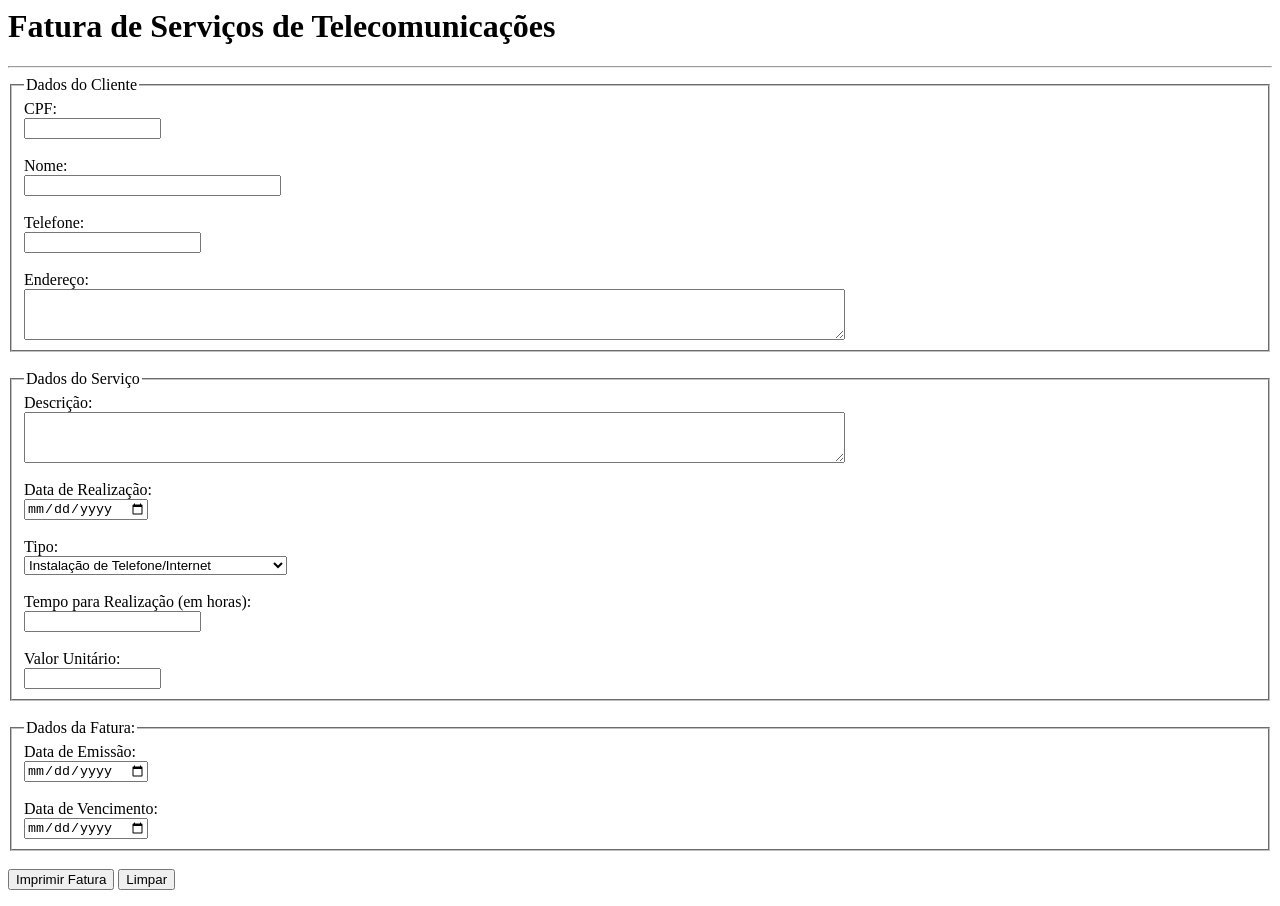
<file: views/index.html>
<html>
	<head>
		<title>Exercício 03</title>
		<meta charset="UTF-8">
	</head>
	<body>
		<h1>Fatura de Serviços de Telecomunicações</h1>
		<hr>
		<form action="/imprimir" method="post">
			<fieldset>
				<legend>Dados do Cliente</legend>
				
				<label for="cpf">CPF:</label><br>
				<input type="text" name="cpf" id="cpf" size="15"><br><br>
		
				<label for="nome">Nome:</label><br>
				<input type="text" name="nome" id="nome" size="30"><br><br>
				
				<label for="telefone">Telefone:</label><br>
				<input type="text" name="telefone" id="telefone" size="20"><br><br>
				
				<label for="endereco">Endereço:</label><br>
				<textarea name="endereco" id="endereco" cols="100" rows="3"></textarea>
			</fieldset><br>
			
			<fieldset>
				<legend>Dados do Serviço</legend>
				
				<label for="descricao_servico">Descrição:</label><br>
				<textarea name="descricao_servico" id="descricao_servico" cols="100" rows="3"></textarea><br><br>
				
				<label for="data_realizacao">Data de Realização:</label><br>
				<input type="date" name="data_realizacao" id="data_realizacao" size="20"><br><br>
				
				<label for="tipo">Tipo:</label><br>
				<select name="tipo" id="tipo" required>
					<option value="" disabled>Selecione um Serviço</option>
					<option value="1">Instalação de Telefone/Internet</option>
					<option value="2">Manutenção de Linha Telefônica/Internet</option>
					<option value="3">Troca de Equipamentos (modem)</option>
					<option value="4">Suporte Técnico</option>
				</select><br><br>
				
				<label for="tempo">Tempo para Realização (em horas):</label><br>
				<input type="number" name="tempo" id="tempo" size="10"><br><br>

				<label for="valor_unitario">Valor Unitário:</label><br>
				<input type="text" name="valor_unitario" id="valor_unitario" size="15">
			</fieldset><br>
			
			<fieldset>
				<legend>Dados da Fatura:</legend>
				
				<label for="data_emissao">Data de Emissão:</label><br>
				<input type="date" name="data_emissao" id="data_emissao" size="20"><br><br>
				
				<label for="data_vencimento">Data de Vencimento:</label><br>
				<input type="date" name="data_vencimento" id="data_vencimento" size="20">
			</fieldset><br>
			
			<input type="submit" name="imprimir" value="Imprimir Fatura">
			<input type="reset" name="limpar" value="Limpar">
		</form>
	</body>
</html>
</file>
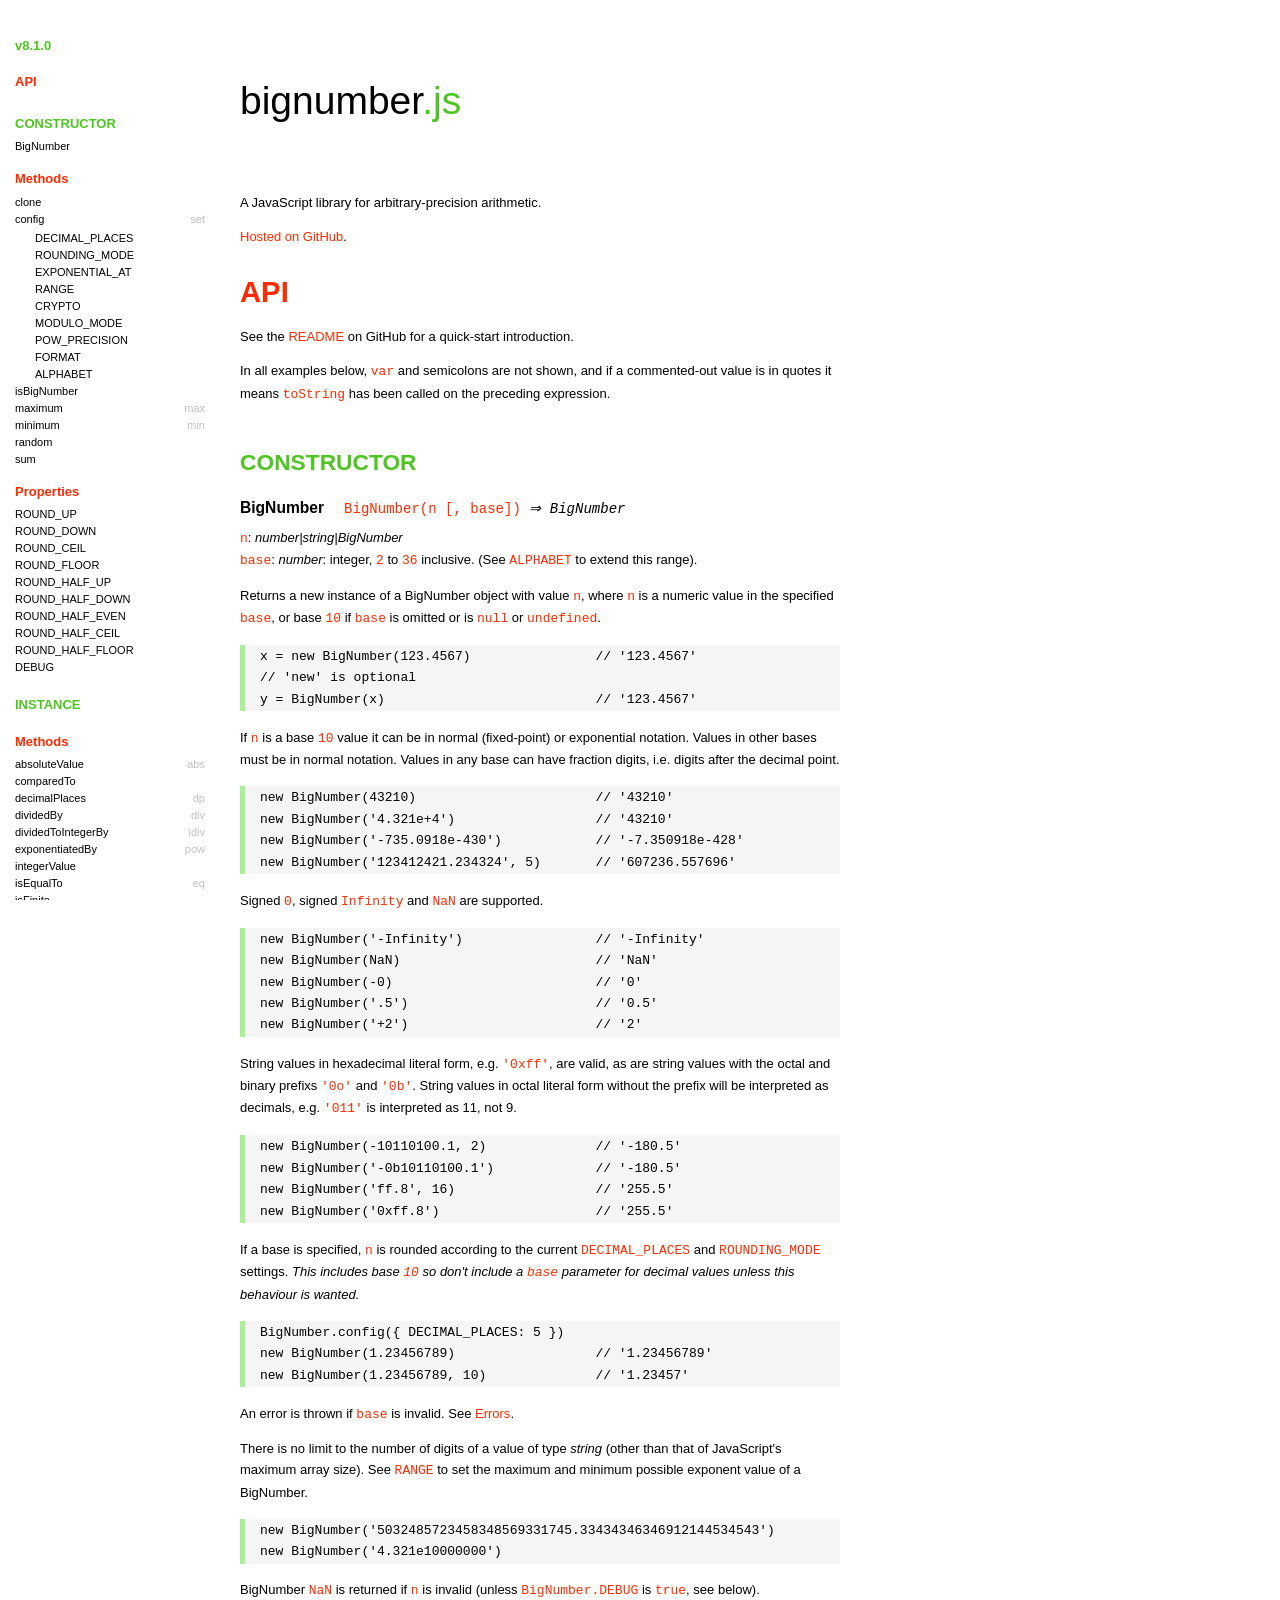
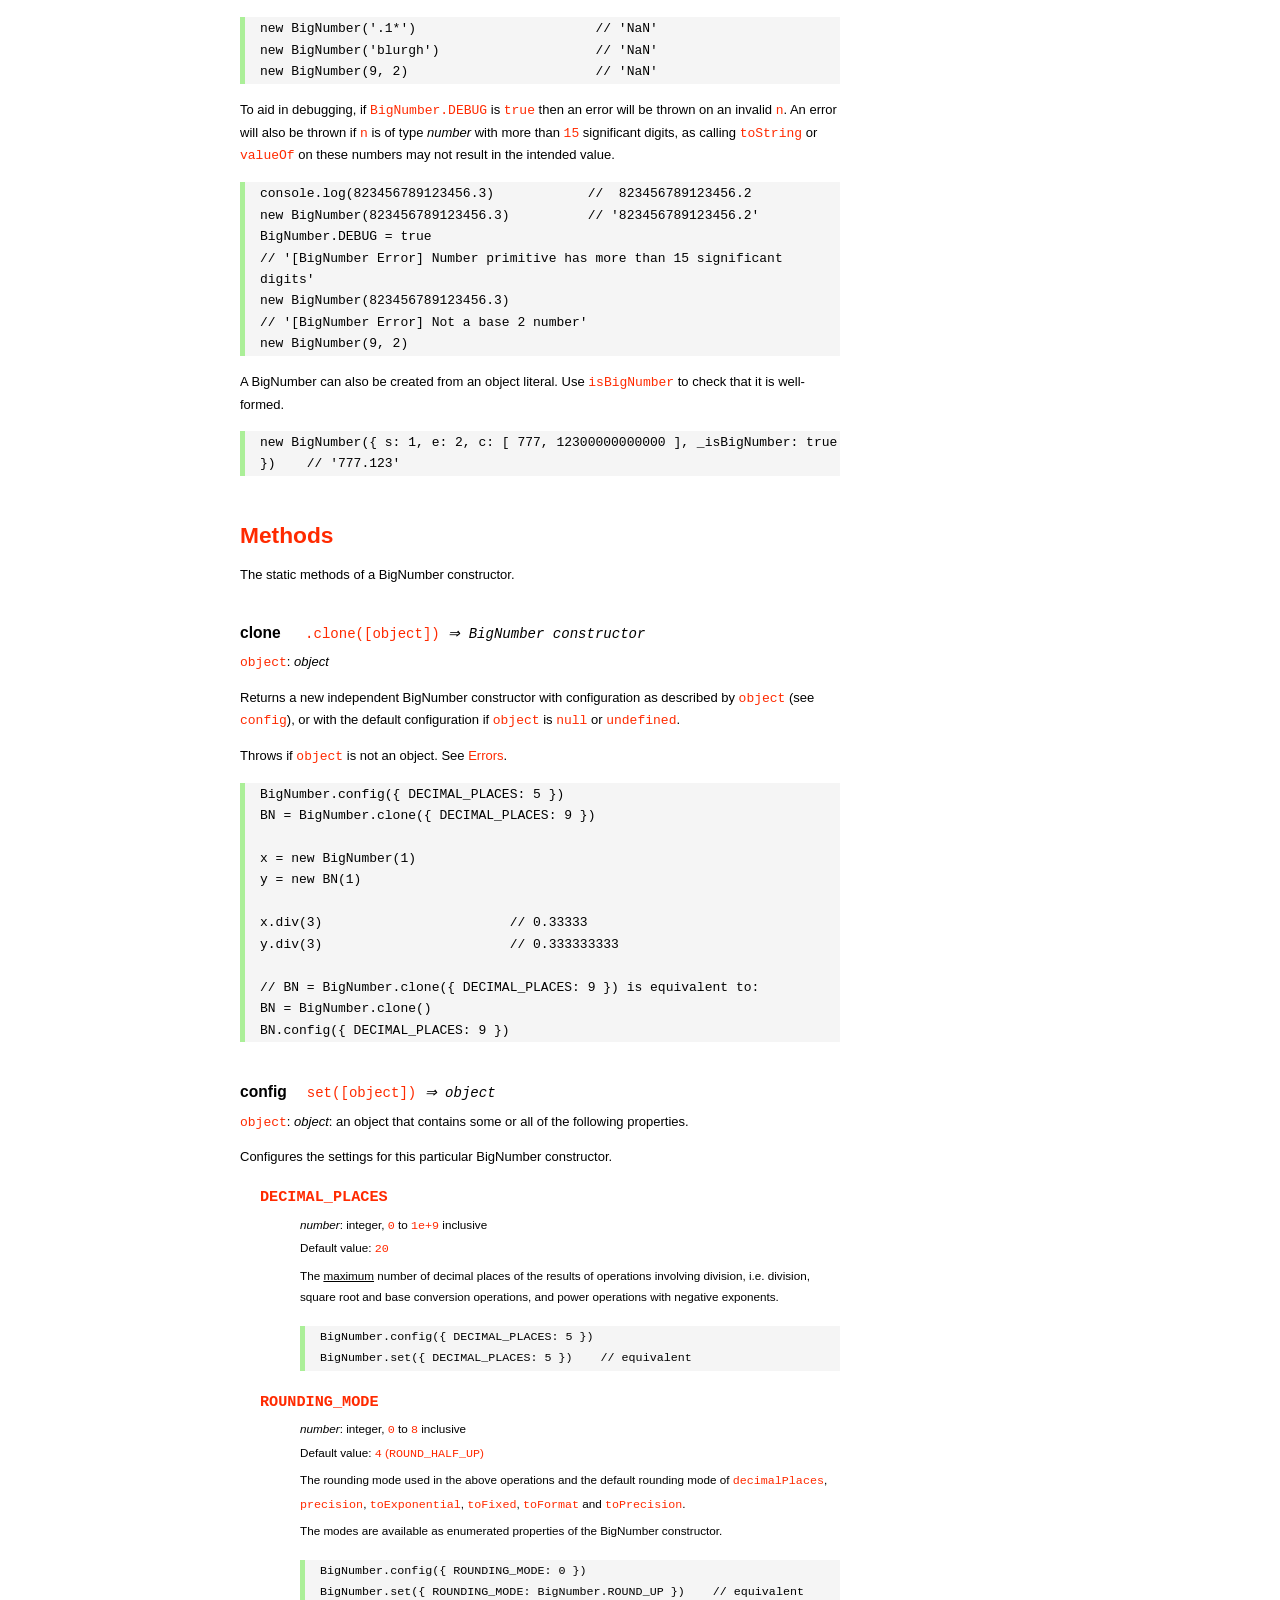
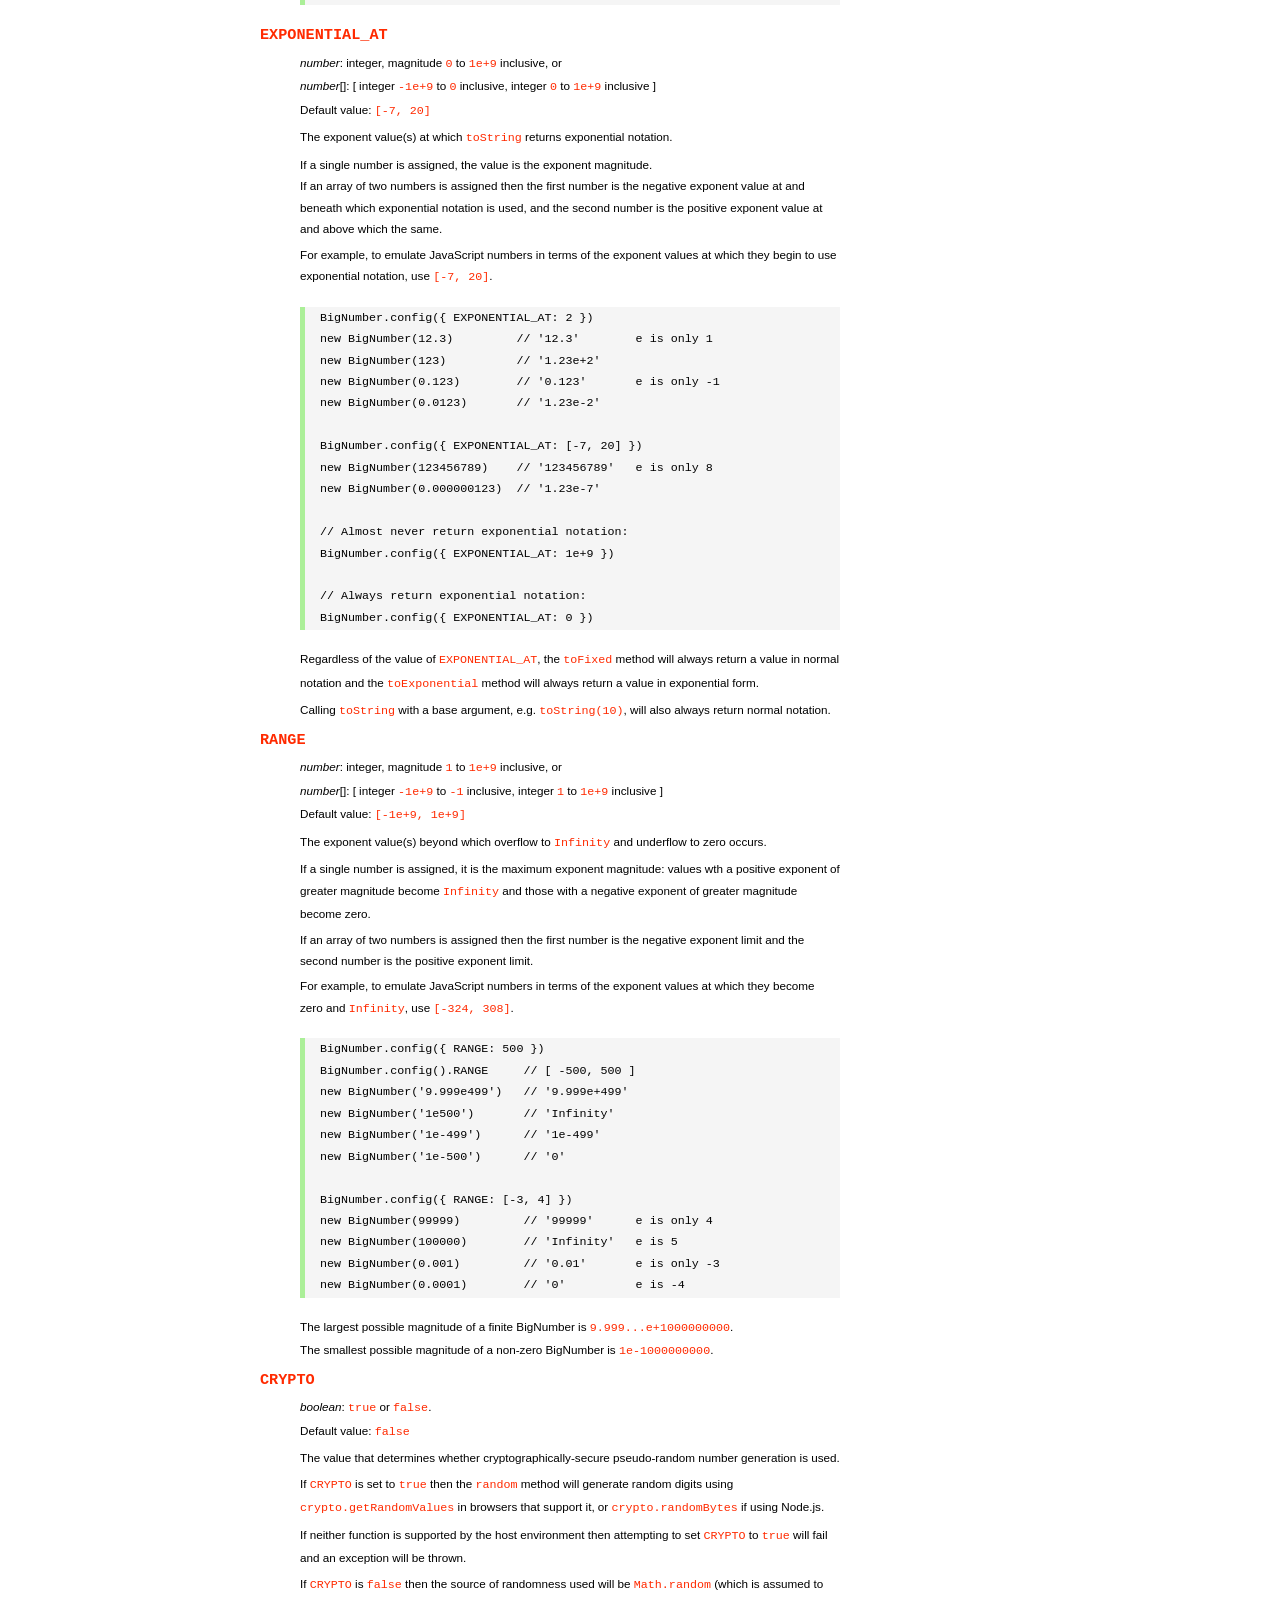
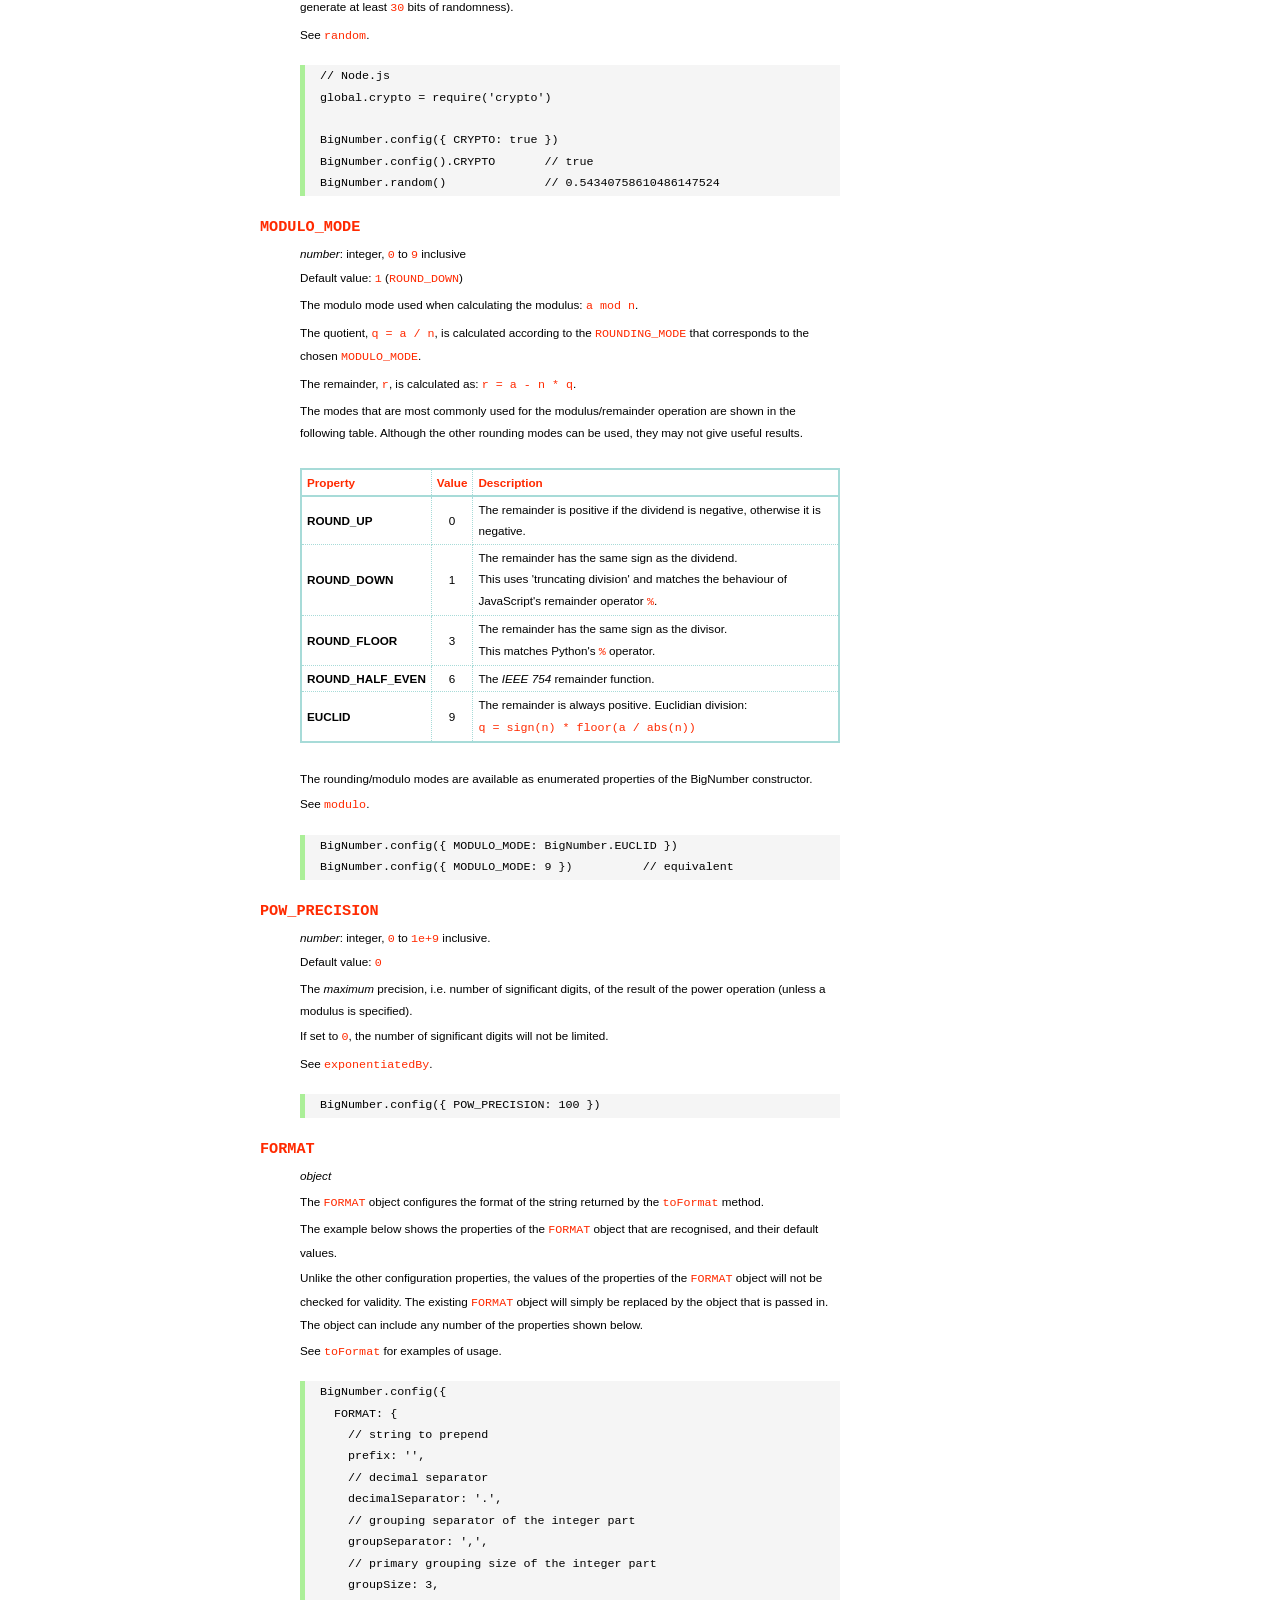
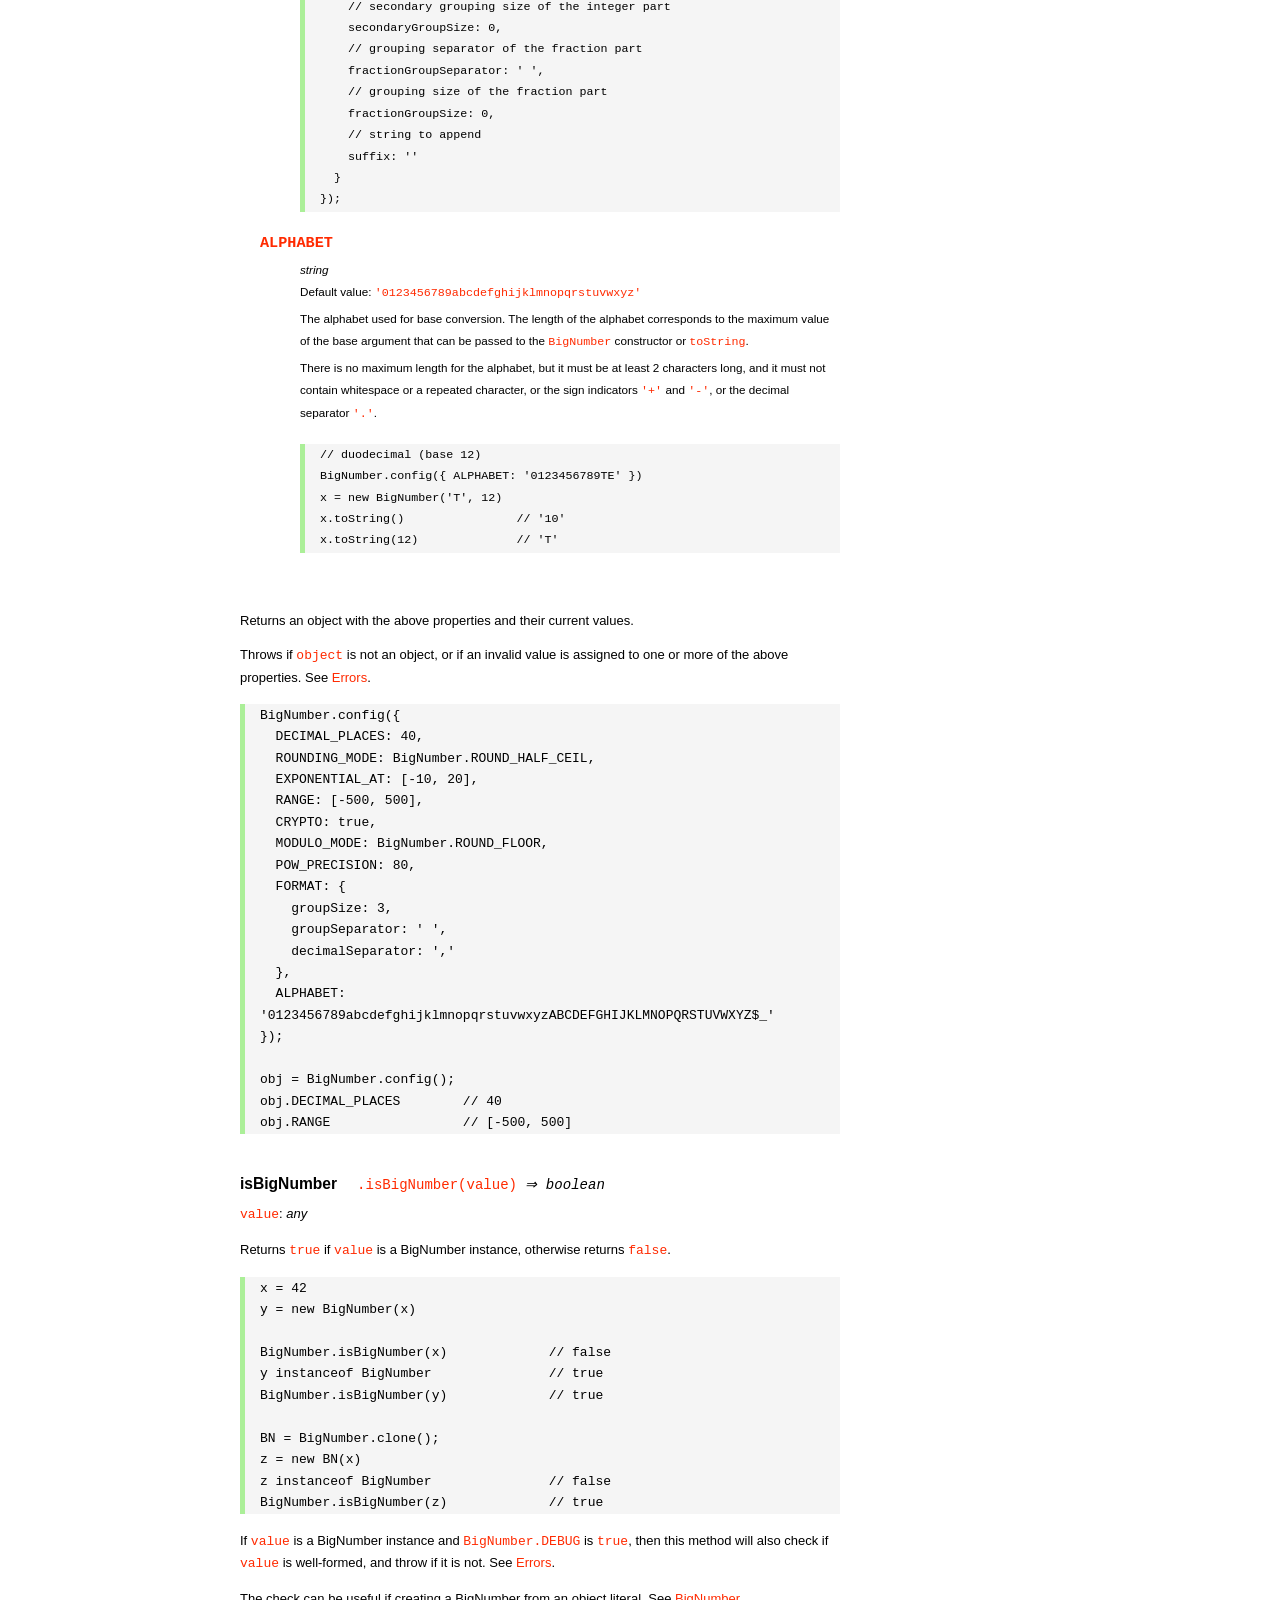
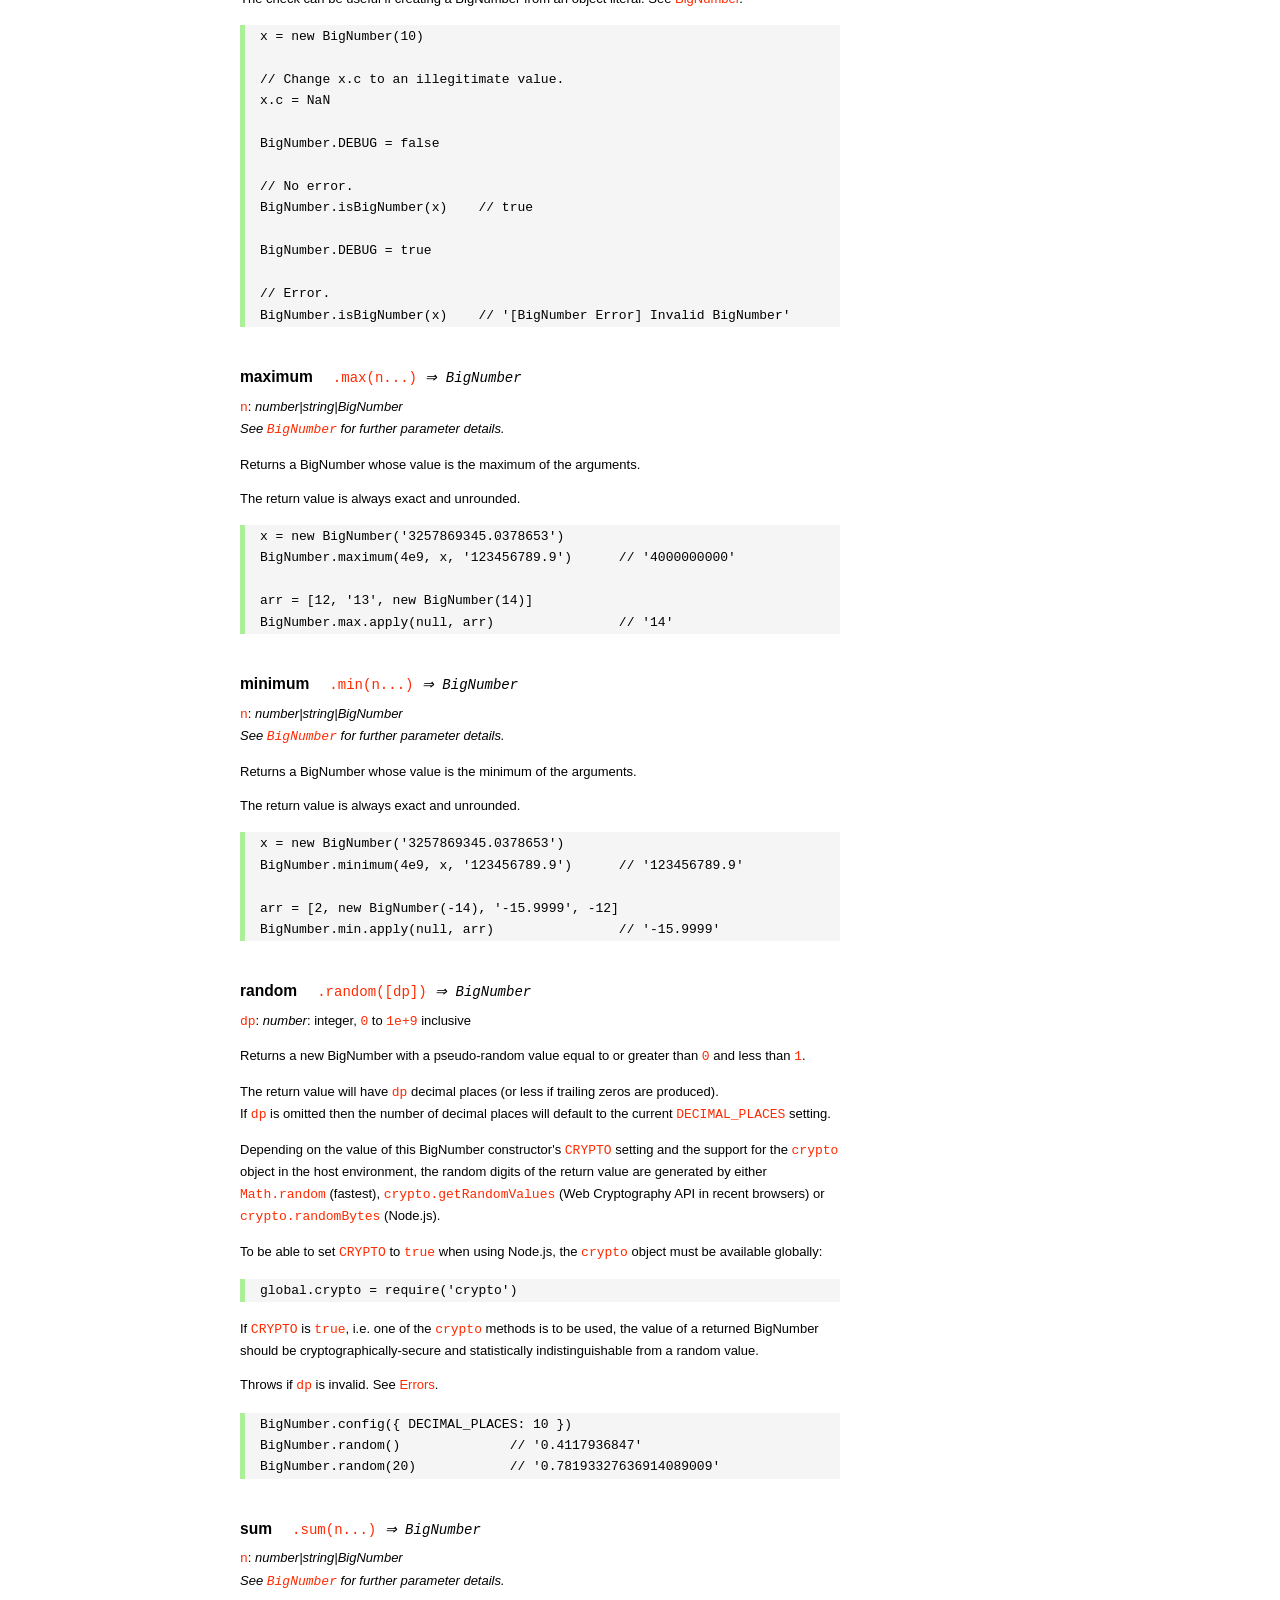
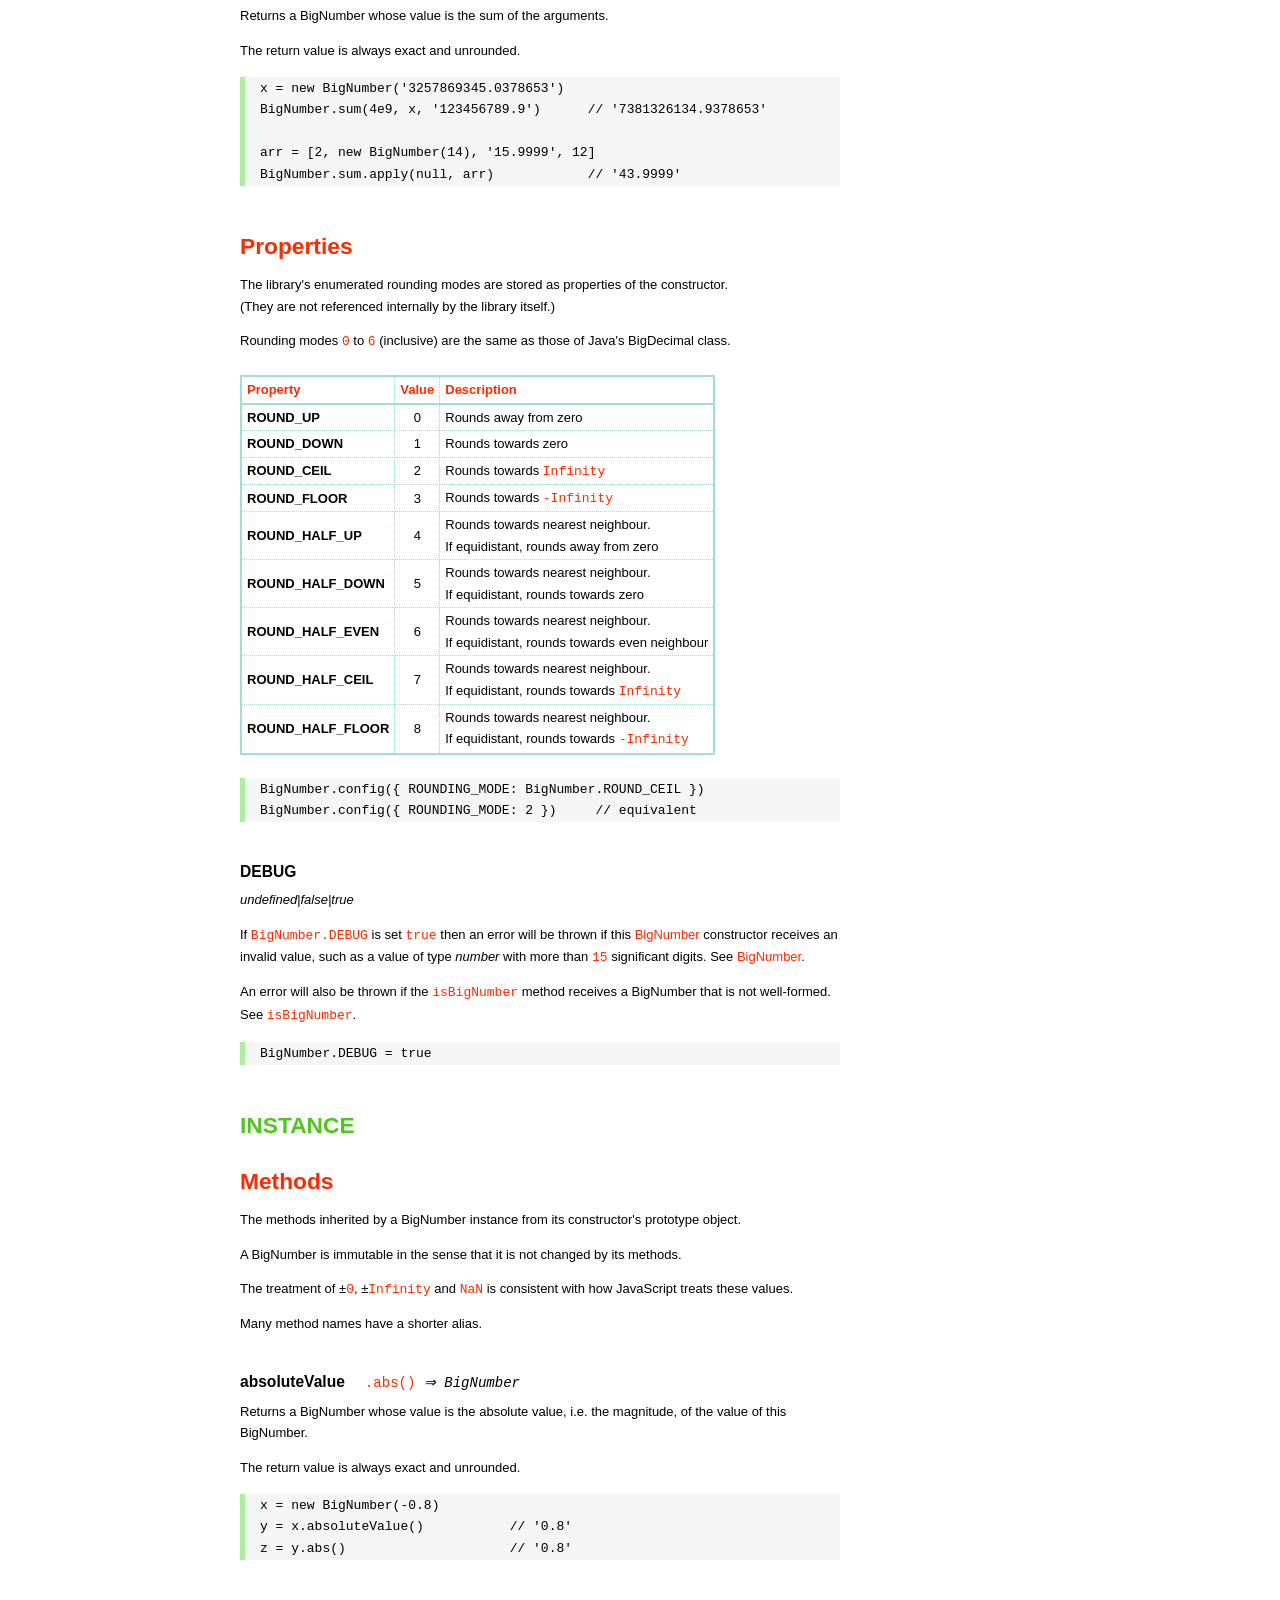
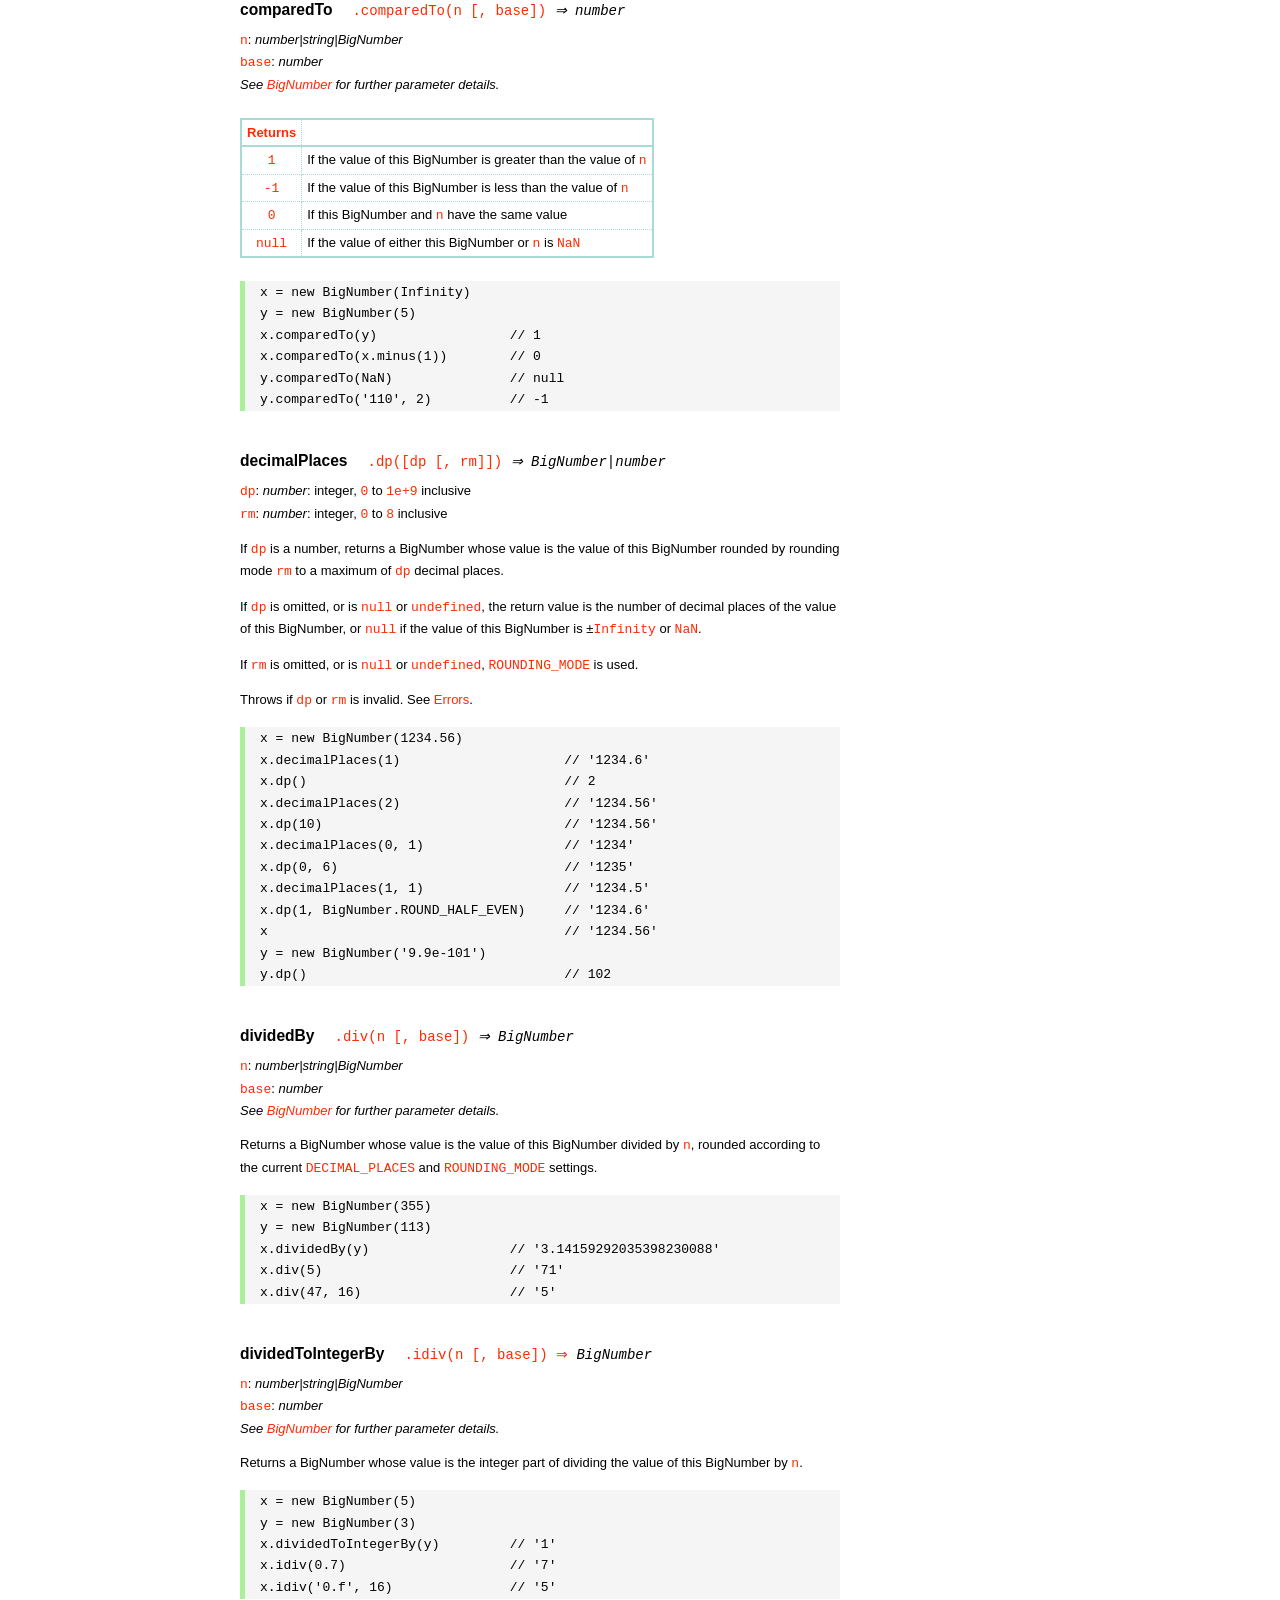
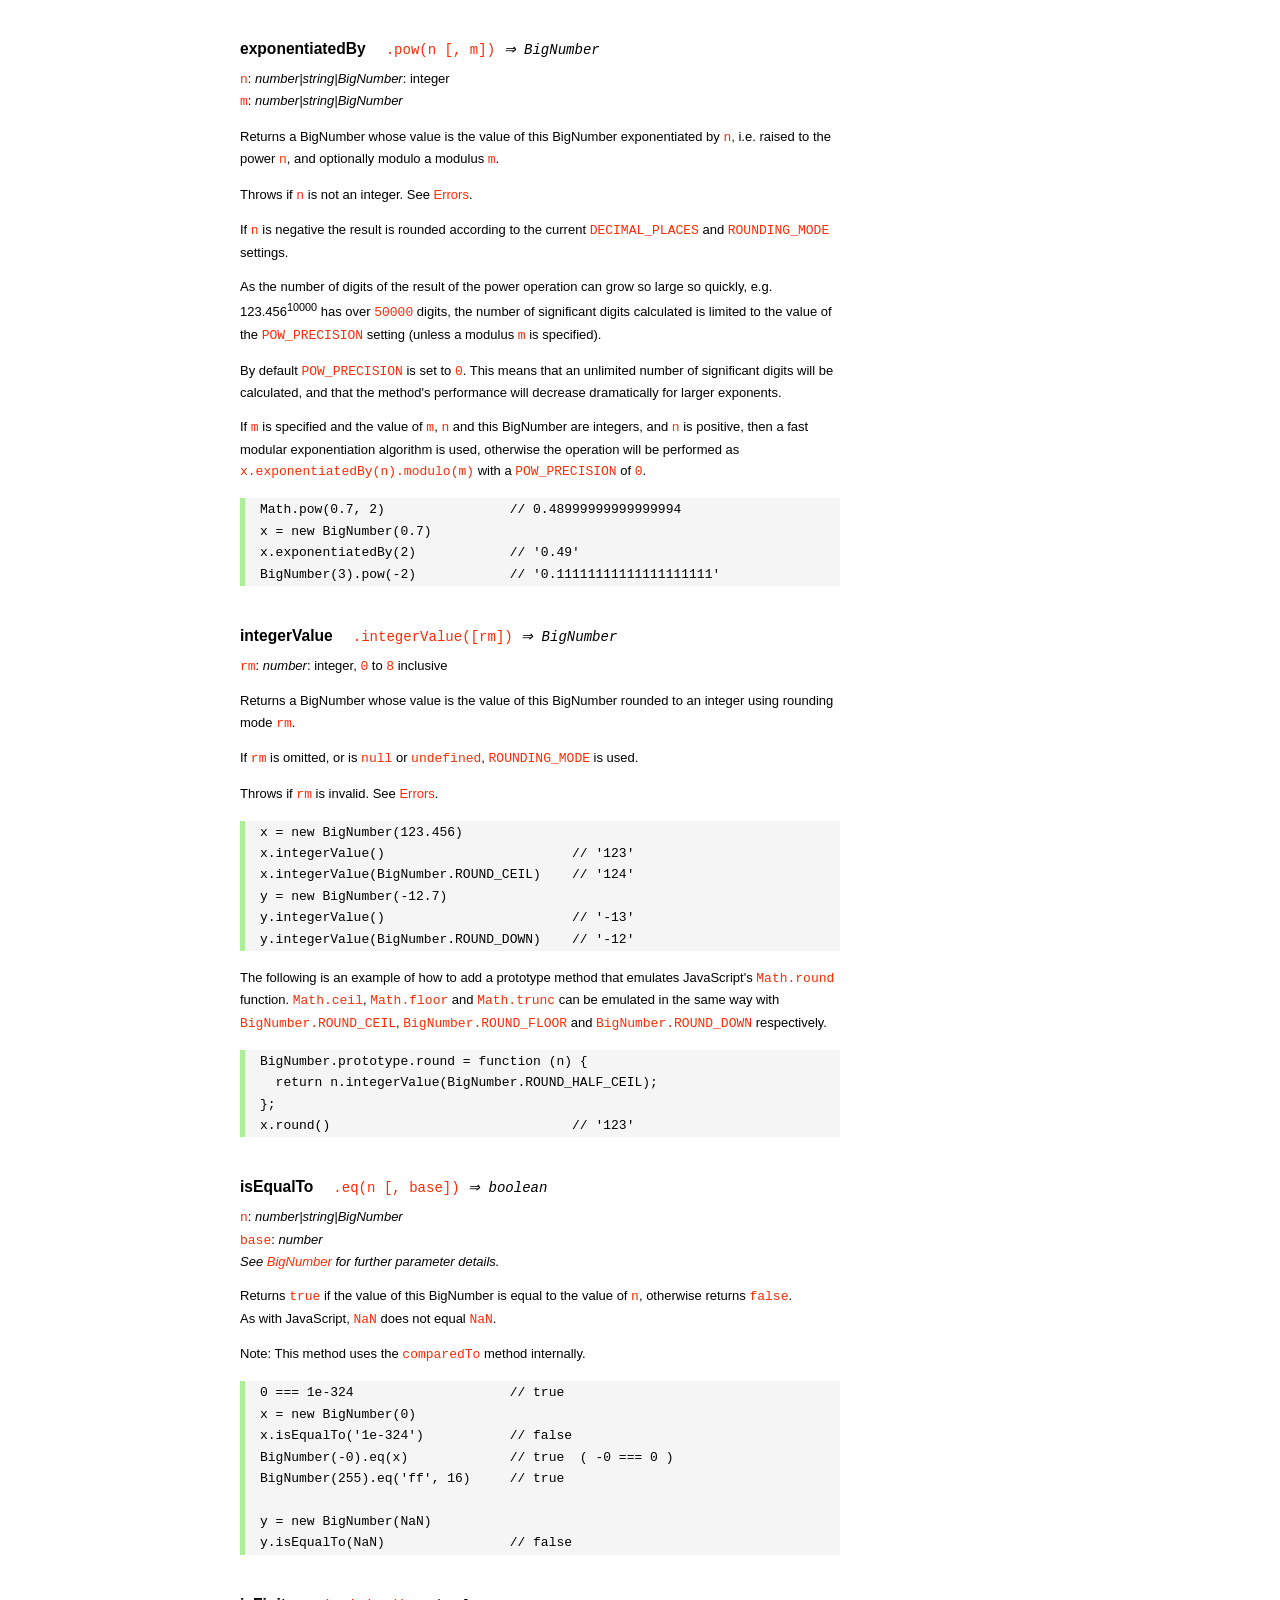
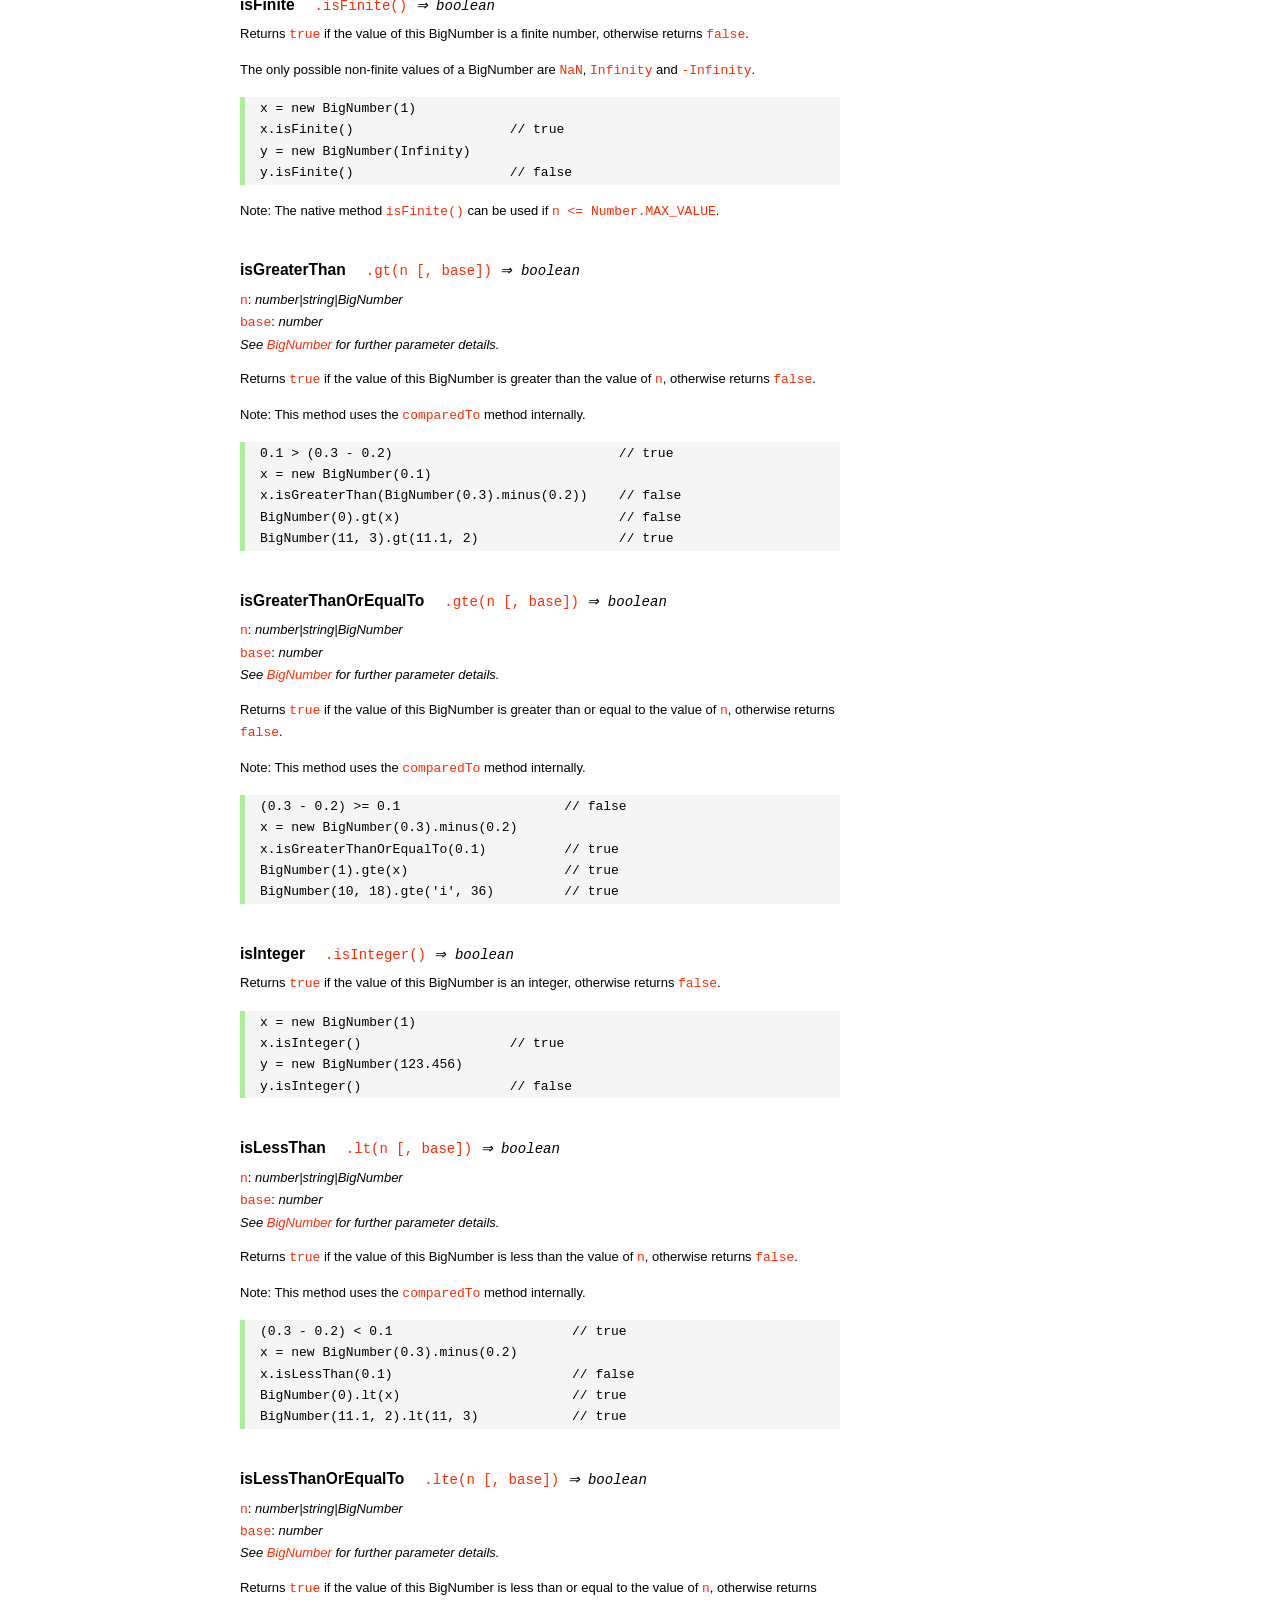
<file: node_modules/bignumber.js/doc/API.html>
<!DOCTYPE HTML>
<html>
<head>
<meta charset="utf-8">
<meta http-equiv="X-UA-Compatible" content="IE=edge">
<meta name="Author" content="M Mclaughlin">
<title>bignumber.js API</title>
<style>
html{font-size:100%}
body{background:#fff;font-family:"Helvetica Neue",Helvetica,Arial,sans-serif;font-size:13px;
  line-height:1.65em;min-height:100%;margin:0}
body,i{color:#000}
.nav{background:#fff;position:fixed;top:0;bottom:0;left:0;width:200px;overflow-y:auto;
  padding:15px 0 30px 15px}
div.container{width:600px;margin:50px 0 50px 240px}
p{margin:0 0 1em;width:600px}
pre,ul{margin:1em 0}
h1,h2,h3,h4,h5{margin:0;padding:1.5em 0 0}
h1,h2{padding:.75em 0}
h1{font:400 3em Verdana,sans-serif;color:#000;margin-bottom:1em}
h2{font-size:2.25em;color:#ff2a00}
h3{font-size:1.75em;color:#4dc71f}
h4{font-size:1.75em;color:#ff2a00;padding-bottom:.75em}
h5{font-size:1.2em;margin-bottom:.4em}
h6{font-size:1.1em;margin-bottom:0.8em;padding:0.5em 0}
dd{padding-top:.35em}
dt{padding-top:.5em}
b{font-weight:700}
dt b{font-size:1.3em}
a,a:visited{color:#ff2a00;text-decoration:none}
a:active,a:hover{outline:0;text-decoration:underline}
.nav a,.nav b,.nav a:visited{display:block;color:#ff2a00;font-weight:700; margin-top:15px}
.nav b{color:#4dc71f;margin-top:20px;cursor:default;width:auto}
ul{list-style-type:none;padding:0 0 0 20px}
.nav ul{line-height:14px;padding-left:0;margin:5px 0 0}
.nav ul a,.nav ul a:visited,span{display:inline;color:#000;font-family:Verdana,Geneva,sans-serif;
  font-size:11px;font-weight:400;margin:0}
.inset,ul.inset{margin-left:20px}
.inset{font-size:.9em}
.nav li{width:auto;margin:0 0 3px}
.alias{font-style:italic;margin-left:20px}
table{border-collapse:collapse;border-spacing:0;border:2px solid #a7dbd8;margin:1.75em 0;padding:0}
td,th{text-align:left;margin:0;padding:2px 5px;border:1px dotted #a7dbd8}
th{border-top:2px solid #a7dbd8;border-bottom:2px solid #a7dbd8;color:#ff2a00}
code,pre{font-family:Consolas, monaco, monospace;font-weight:400}
pre{background:#f5f5f5;white-space:pre-wrap;word-wrap:break-word;border-left:5px solid #abef98;
  padding:1px 0 1px 15px;margin:1.2em 0}
code,.nav-title{color:#ff2a00}
.end{margin-bottom:25px}
.centre{text-align:center}
.error-table{font-size:13px;width:100%}
#faq{margin:3em 0 0}
li span{float:right;margin-right:10px;color:#c0c0c0}
#js{font:inherit;color:#4dc71f}
</style>
</head>
<body>

  <div class="nav">

    <b>v8.1.0</b>

	<a class='nav-title' href="#">API</a>

    <b> CONSTRUCTOR </b>
    <ul>
      <li><a href="#bignumber">BigNumber</a></li>
    </ul>

    <a href="#methods">Methods</a>
    <ul>
      <li><a href="#clone">clone</a></li>
      <li><a href="#config" >config</a><span>set</span></li>
      <li>
        <ul class="inset">
          <li><a href="#decimal-places">DECIMAL_PLACES</a></li>
          <li><a href="#rounding-mode" >ROUNDING_MODE</a></li>
          <li><a href="#exponential-at">EXPONENTIAL_AT</a></li>
          <li><a href="#range"         >RANGE</a></li>
          <li><a href="#crypto"        >CRYPTO</a></li>
          <li><a href="#modulo-mode"   >MODULO_MODE</a></li>
          <li><a href="#pow-precision" >POW_PRECISION</a></li>
          <li><a href="#format"        >FORMAT</a></li>
          <li><a href="#alphabet"      >ALPHABET</a></li>
        </ul>
      </li>
      <li><a href="#isBigNumber">isBigNumber</a></li>
      <li><a href="#max"        >maximum</a><span>max</span></li>
      <li><a href="#min"        >minimum</a><span>min</span></li>
      <li><a href="#random"     >random</a></li>
      <li><a href="#sum"        >sum</a></li>
    </ul>

    <a href="#constructor-properties">Properties</a>
    <ul>
      <li><a href="#round-up"        >ROUND_UP</a></li>
      <li><a href="#round-down"      >ROUND_DOWN</a></li>
      <li><a href="#round-ceil"      >ROUND_CEIL</a></li>
      <li><a href="#round-floor"     >ROUND_FLOOR</a></li>
      <li><a href="#round-half-up"   >ROUND_HALF_UP</a></li>
      <li><a href="#round-half-down" >ROUND_HALF_DOWN</a></li>
      <li><a href="#round-half-even" >ROUND_HALF_EVEN</a></li>
      <li><a href="#round-half-ceil" >ROUND_HALF_CEIL</a></li>
      <li><a href="#round-half-floor">ROUND_HALF_FLOOR</a></li>
      <li><a href="#debug"           >DEBUG</a></li>
    </ul>

    <b> INSTANCE </b>

    <a href="#prototype-methods">Methods</a>
    <ul>
      <li><a href="#abs"    >absoluteValue         </a><span>abs</span>  </li>
      <li><a href="#cmp"    >comparedTo            </a>                  </li>
      <li><a href="#dp"     >decimalPlaces         </a><span>dp</span>   </li>
      <li><a href="#div"    >dividedBy             </a><span>div</span>  </li>
      <li><a href="#divInt" >dividedToIntegerBy    </a><span>idiv</span> </li>
      <li><a href="#pow"    >exponentiatedBy       </a><span>pow</span>  </li>
      <li><a href="#int"    >integerValue          </a>                  </li>
      <li><a href="#eq"     >isEqualTo             </a><span>eq</span>   </li>
      <li><a href="#isF"    >isFinite              </a>                  </li>
      <li><a href="#gt"     >isGreaterThan         </a><span>gt</span>   </li>
      <li><a href="#gte"    >isGreaterThanOrEqualTo</a><span>gte</span>  </li>
      <li><a href="#isInt"  >isInteger             </a>                  </li>
      <li><a href="#lt"     >isLessThan            </a><span>lt</span>   </li>
      <li><a href="#lte"    >isLessThanOrEqualTo   </a><span>lte</span>  </li>
      <li><a href="#isNaN"  >isNaN                 </a>                  </li>
      <li><a href="#isNeg"  >isNegative            </a>                  </li>
      <li><a href="#isPos"  >isPositive            </a>                  </li>
      <li><a href="#isZ"    >isZero                </a>                  </li>
      <li><a href="#minus"  >minus                 </a>                  </li>
      <li><a href="#mod"    >modulo                </a><span>mod</span>  </li>
      <li><a href="#times"  >multipliedBy          </a><span>times</span></li>
      <li><a href="#neg"    >negated               </a>                  </li>
      <li><a href="#plus"   >plus                  </a>                  </li>
      <li><a href="#sd"     >precision             </a><span>sd</span>   </li>
      <li><a href="#shift"  >shiftedBy             </a>                  </li>
      <li><a href="#sqrt"   >squareRoot            </a><span>sqrt</span> </li>
      <li><a href="#toE"    >toExponential         </a>                  </li>
      <li><a href="#toFix"  >toFixed               </a>                  </li>
      <li><a href="#toFor"  >toFormat              </a>                  </li>
      <li><a href="#toFr"   >toFraction            </a>                  </li>
      <li><a href="#toJSON" >toJSON                </a>                  </li>
      <li><a href="#toN"    >toNumber              </a>                  </li>
      <li><a href="#toP"    >toPrecision           </a>                  </li>
      <li><a href="#toS"    >toString              </a>                  </li>
      <li><a href="#valueOf">valueOf               </a>                  </li>
    </ul>

    <a href="#instance-properties">Properties</a>
    <ul>
      <li><a href="#coefficient">c: coefficient</a></li>
      <li><a href="#exponent"   >e: exponent</a></li>
      <li><a href="#sign"       >s: sign</a></li>
    </ul>

    <a href="#zero-nan-infinity">Zero, NaN &amp; Infinity</a>
    <a href="#Errors">Errors</a>
    <a href="#type-coercion">Type coercion</a>
    <a class='end' href="#faq">FAQ</a>

  </div>

  <div class="container">

    <h1>bignumber<span id='js'>.js</span></h1>

    <p>A JavaScript library for arbitrary-precision arithmetic.</p>
    <p><a href="https://github.com/MikeMcl/bignumber.js">Hosted on GitHub</a>. </p>

    <h2>API</h2>

    <p>
      See the <a href='https://github.com/MikeMcl/bignumber.js'>README</a> on GitHub for a
      quick-start introduction.
    </p>
    <p>
      In all examples below, <code>var</code> and semicolons are not shown, and if a commented-out
      value is in quotes it means <code>toString</code> has been called on the preceding expression.
    </p>


    <h3>CONSTRUCTOR</h3>


    <h5 id="bignumber">
      BigNumber<code class='inset'>BigNumber(n [, base]) <i>&rArr; BigNumber</i></code>
    </h5>
    <p>
      <code>n</code>: <i>number|string|BigNumber</i><br />
      <code>base</code>: <i>number</i>: integer, <code>2</code> to <code>36</code> inclusive. (See
      <a href='#alphabet'><code>ALPHABET</code></a> to extend this range).
    </p>
    <p>
      Returns a new instance of a BigNumber object with value <code>n</code>, where <code>n</code>
      is a numeric value in the specified <code>base</code>, or base <code>10</code> if
      <code>base</code> is omitted or is <code>null</code> or <code>undefined</code>.
    </p>
    <pre>
x = new BigNumber(123.4567)                // '123.4567'
// 'new' is optional
y = BigNumber(x)                           // '123.4567'</pre>
    <p>
      If <code>n</code> is a base <code>10</code> value it can be in normal (fixed-point) or
      exponential notation. Values in other bases must be in normal notation. Values in any base can
      have fraction digits, i.e. digits after the decimal point.
    </p>
    <pre>
new BigNumber(43210)                       // '43210'
new BigNumber('4.321e+4')                  // '43210'
new BigNumber('-735.0918e-430')            // '-7.350918e-428'
new BigNumber('123412421.234324', 5)       // '607236.557696'</pre>
    <p>
      Signed <code>0</code>, signed <code>Infinity</code> and <code>NaN</code> are supported.
    </p>
    <pre>
new BigNumber('-Infinity')                 // '-Infinity'
new BigNumber(NaN)                         // 'NaN'
new BigNumber(-0)                          // '0'
new BigNumber('.5')                        // '0.5'
new BigNumber('+2')                        // '2'</pre>
    <p>
      String values in hexadecimal literal form, e.g. <code>'0xff'</code>, are valid, as are
      string values with the octal and binary prefixs <code>'0o'</code> and <code>'0b'</code>.
      String values in octal literal form without the prefix will be interpreted as
      decimals, e.g. <code>'011'</code> is interpreted as 11, not 9.
    </p>
    <pre>
new BigNumber(-10110100.1, 2)              // '-180.5'
new BigNumber('-0b10110100.1')             // '-180.5'
new BigNumber('ff.8', 16)                  // '255.5'
new BigNumber('0xff.8')                    // '255.5'</pre>
    <p>
      If a base is specified, <code>n</code> is rounded according to the current
      <a href='#decimal-places'><code>DECIMAL_PLACES</code></a> and
      <a href='#rounding-mode'><code>ROUNDING_MODE</code></a> settings. <em>This includes base
      <code>10</code> so don't include a <code>base</code> parameter for decimal values unless
      this behaviour is wanted.</em>
    </p>
    <pre>BigNumber.config({ DECIMAL_PLACES: 5 })
new BigNumber(1.23456789)                  // '1.23456789'
new BigNumber(1.23456789, 10)              // '1.23457'</pre>
    <p>An error is thrown if <code>base</code> is invalid. See <a href='#Errors'>Errors</a>.</p>
    <p>
      There is no limit to the number of digits of a value of type <em>string</em> (other than
      that of JavaScript's maximum array size). See <a href='#range'><code>RANGE</code></a> to set
      the maximum and minimum possible exponent value of a BigNumber.
    </p>
    <pre>
new BigNumber('5032485723458348569331745.33434346346912144534543')
new BigNumber('4.321e10000000')</pre>
    <p>BigNumber <code>NaN</code> is returned if <code>n</code> is invalid
    (unless <code>BigNumber.DEBUG</code> is <code>true</code>, see below).</p>
    <pre>
new BigNumber('.1*')                       // 'NaN'
new BigNumber('blurgh')                    // 'NaN'
new BigNumber(9, 2)                        // 'NaN'</pre>
    <p>
      To aid in debugging, if <code>BigNumber.DEBUG</code> is <code>true</code> then an error will
      be thrown on an invalid <code>n</code>. An error will also be thrown if <code>n</code> is of
      type <em>number</em> with more than <code>15</code> significant digits, as calling
      <code><a href='#toS'>toString</a></code> or <code><a href='#valueOf'>valueOf</a></code> on
      these numbers may not result in the intended value.
    </p>
      <pre>
console.log(823456789123456.3)            //  823456789123456.2
new BigNumber(823456789123456.3)          // '823456789123456.2'
BigNumber.DEBUG = true
// '[BigNumber Error] Number primitive has more than 15 significant digits'
new BigNumber(823456789123456.3)
// '[BigNumber Error] Not a base 2 number'
new BigNumber(9, 2)</pre>
    <p>
      A BigNumber can also be created from an object literal.
      Use <code><a href='#isBigNumber'>isBigNumber</a></code> to check that it is well-formed.
    </p>
    <pre>new BigNumber({ s: 1, e: 2, c: [ 777, 12300000000000 ], _isBigNumber: true })    // '777.123'</pre>




    <h4 id="methods">Methods</h4>
     <p>The static methods of a BigNumber constructor.</p>




    <h5 id="clone">clone
      <code class='inset'>.clone([object]) <i>&rArr; BigNumber constructor</i></code>
    </h5>
    <p><code>object</code>: <i>object</i></p>
    <p>
      Returns a new independent BigNumber constructor with configuration as described by
      <code>object</code> (see <a href='#config'><code>config</code></a>), or with the default
      configuration if <code>object</code> is <code>null</code> or <code>undefined</code>.
    </p>
    <p>
      Throws if <code>object</code> is not an object. See <a href='#Errors'>Errors</a>.
    </p>
    <pre>BigNumber.config({ DECIMAL_PLACES: 5 })
BN = BigNumber.clone({ DECIMAL_PLACES: 9 })

x = new BigNumber(1)
y = new BN(1)

x.div(3)                        // 0.33333
y.div(3)                        // 0.333333333

// BN = BigNumber.clone({ DECIMAL_PLACES: 9 }) is equivalent to:
BN = BigNumber.clone()
BN.config({ DECIMAL_PLACES: 9 })</pre>



    <h5 id="config">config<code class='inset'>set([object]) <i>&rArr; object</i></code></h5>
    <p>
      <code>object</code>: <i>object</i>: an object that contains some or all of the following
      properties.
    </p>
    <p>Configures the settings for this particular BigNumber constructor.</p>

    <dl class='inset'>
      <dt id="decimal-places"><code><b>DECIMAL_PLACES</b></code></dt>
      <dd>
        <i>number</i>: integer, <code>0</code> to <code>1e+9</code> inclusive<br />
        Default value: <code>20</code>
      </dd>
      <dd>
        The <u>maximum</u> number of decimal places of the results of operations involving
        division, i.e. division, square root and base conversion operations, and power
        operations with negative exponents.<br />
      </dd>
      <dd>
      <pre>BigNumber.config({ DECIMAL_PLACES: 5 })
BigNumber.set({ DECIMAL_PLACES: 5 })    // equivalent</pre>
      </dd>



      <dt id="rounding-mode"><code><b>ROUNDING_MODE</b></code></dt>
      <dd>
        <i>number</i>: integer, <code>0</code> to <code>8</code> inclusive<br />
        Default value: <code>4</code> <a href="#round-half-up">(<code>ROUND_HALF_UP</code>)</a>
      </dd>
      <dd>
        The rounding mode used in the above operations and the default rounding mode of
        <a href='#dp'><code>decimalPlaces</code></a>,
        <a href='#sd'><code>precision</code></a>,
        <a href='#toE'><code>toExponential</code></a>,
        <a href='#toFix'><code>toFixed</code></a>,
        <a href='#toFor'><code>toFormat</code></a> and
        <a href='#toP'><code>toPrecision</code></a>.
      </dd>
      <dd>The modes are available as enumerated properties of the BigNumber constructor.</dd>
       <dd>
      <pre>BigNumber.config({ ROUNDING_MODE: 0 })
BigNumber.set({ ROUNDING_MODE: BigNumber.ROUND_UP })    // equivalent</pre>
        </dd>



      <dt id="exponential-at"><code><b>EXPONENTIAL_AT</b></code></dt>
      <dd>
        <i>number</i>: integer, magnitude <code>0</code> to <code>1e+9</code> inclusive, or
        <br />
        <i>number</i>[]: [ integer <code>-1e+9</code> to <code>0</code> inclusive, integer
        <code>0</code> to <code>1e+9</code> inclusive ]<br />
        Default value: <code>[-7, 20]</code>
      </dd>
      <dd>
        The exponent value(s) at which <code>toString</code> returns exponential notation.
      </dd>
      <dd>
        If a single number is assigned, the value is the exponent magnitude.<br />
        If an array of two numbers is assigned then the first number is the negative exponent
        value at and beneath which exponential notation is used, and the second number is the
        positive exponent value at and above which the same.
      </dd>
      <dd>
        For example, to emulate JavaScript numbers in terms of the exponent values at which they
        begin to use exponential notation, use <code>[-7, 20]</code>.
      </dd>
      <dd>
      <pre>BigNumber.config({ EXPONENTIAL_AT: 2 })
new BigNumber(12.3)         // '12.3'        e is only 1
new BigNumber(123)          // '1.23e+2'
new BigNumber(0.123)        // '0.123'       e is only -1
new BigNumber(0.0123)       // '1.23e-2'

BigNumber.config({ EXPONENTIAL_AT: [-7, 20] })
new BigNumber(123456789)    // '123456789'   e is only 8
new BigNumber(0.000000123)  // '1.23e-7'

// Almost never return exponential notation:
BigNumber.config({ EXPONENTIAL_AT: 1e+9 })

// Always return exponential notation:
BigNumber.config({ EXPONENTIAL_AT: 0 })</pre>
      </dd>
      <dd>
        Regardless of the value of <code>EXPONENTIAL_AT</code>, the <code>toFixed</code> method
        will always return a value in normal notation and the <code>toExponential</code> method
        will always return a value in exponential form.
      </dd>
      <dd>
        Calling <code>toString</code> with a base argument, e.g. <code>toString(10)</code>, will
        also always return normal notation.
      </dd>



      <dt id="range"><code><b>RANGE</b></code></dt>
      <dd>
        <i>number</i>: integer, magnitude <code>1</code> to <code>1e+9</code> inclusive, or
        <br />
        <i>number</i>[]: [ integer <code>-1e+9</code> to <code>-1</code> inclusive, integer
        <code>1</code> to <code>1e+9</code> inclusive ]<br />
        Default value: <code>[-1e+9, 1e+9]</code>
      </dd>
      <dd>
        The exponent value(s) beyond which overflow to <code>Infinity</code> and underflow to
        zero occurs.
      </dd>
      <dd>
        If a single number is assigned, it is the maximum exponent magnitude: values wth a
        positive exponent of greater magnitude become <code>Infinity</code> and those with a
        negative exponent of greater magnitude become zero.
      <dd>
        If an array of two numbers is assigned then the first number is the negative exponent
        limit and the second number is the positive exponent limit.
      </dd>
      <dd>
        For example, to emulate JavaScript numbers in terms of the exponent values at which they
        become zero and <code>Infinity</code>, use <code>[-324, 308]</code>.
      </dd>
      <dd>
      <pre>BigNumber.config({ RANGE: 500 })
BigNumber.config().RANGE     // [ -500, 500 ]
new BigNumber('9.999e499')   // '9.999e+499'
new BigNumber('1e500')       // 'Infinity'
new BigNumber('1e-499')      // '1e-499'
new BigNumber('1e-500')      // '0'

BigNumber.config({ RANGE: [-3, 4] })
new BigNumber(99999)         // '99999'      e is only 4
new BigNumber(100000)        // 'Infinity'   e is 5
new BigNumber(0.001)         // '0.01'       e is only -3
new BigNumber(0.0001)        // '0'          e is -4</pre>
      </dd>
      <dd>
        The largest possible magnitude of a finite BigNumber is
        <code>9.999...e+1000000000</code>.<br />
        The smallest possible magnitude of a non-zero BigNumber is <code>1e-1000000000</code>.
      </dd>



      <dt id="crypto"><code><b>CRYPTO</b></code></dt>
      <dd>
        <i>boolean</i>: <code>true</code> or <code>false</code>.<br />
        Default value: <code>false</code>
      </dd>
      <dd>
        The value that determines whether cryptographically-secure pseudo-random number
        generation is used.
      </dd>
      <dd>
        If <code>CRYPTO</code> is set to <code>true</code> then the
        <a href='#random'><code>random</code></a> method will generate random digits using
        <code>crypto.getRandomValues</code> in browsers that support it, or
        <code>crypto.randomBytes</code> if using Node.js.
      </dd>
      <dd>
        If neither function is supported by the host environment then attempting to set
        <code>CRYPTO</code> to <code>true</code> will fail and an exception will be thrown.
      </dd>
      <dd>
        If <code>CRYPTO</code> is <code>false</code> then the source of randomness used will be
        <code>Math.random</code> (which is assumed to generate at least <code>30</code> bits of
        randomness).
      </dd>
      <dd>See <a href='#random'><code>random</code></a>.</dd>
      <dd>
      <pre>
// Node.js
global.crypto = require('crypto')

BigNumber.config({ CRYPTO: true })
BigNumber.config().CRYPTO       // true
BigNumber.random()              // 0.54340758610486147524</pre>
      </dd>



      <dt id="modulo-mode"><code><b>MODULO_MODE</b></code></dt>
      <dd>
        <i>number</i>: integer, <code>0</code> to <code>9</code> inclusive<br />
        Default value: <code>1</code> (<a href="#round-down"><code>ROUND_DOWN</code></a>)
      </dd>
      <dd>The modulo mode used when calculating the modulus: <code>a mod n</code>.</dd>
      <dd>
        The quotient, <code>q = a / n</code>, is calculated according to the
        <a href='#rounding-mode'><code>ROUNDING_MODE</code></a> that corresponds to the chosen
        <code>MODULO_MODE</code>.
      </dd>
      <dd>The remainder, <code>r</code>, is calculated as: <code>r = a - n * q</code>.</dd>
      <dd>
        The modes that are most commonly used for the modulus/remainder operation are shown in
        the following table. Although the other rounding modes can be used, they may not give
        useful results.
      </dd>
      <dd>
        <table>
          <tr><th>Property</th><th>Value</th><th>Description</th></tr>
          <tr>
            <td><b>ROUND_UP</b></td><td class='centre'>0</td>
            <td>
              The remainder is positive if the dividend is negative, otherwise it is negative.
            </td>
          </tr>
          <tr>
            <td><b>ROUND_DOWN</b></td><td class='centre'>1</td>
            <td>
              The remainder has the same sign as the dividend.<br />
              This uses 'truncating division' and matches the behaviour of JavaScript's
              remainder operator <code>%</code>.
            </td>
          </tr>
          <tr>
            <td><b>ROUND_FLOOR</b></td><td class='centre'>3</td>
            <td>
              The remainder has the same sign as the divisor.<br />
              This matches Python's <code>%</code> operator.
            </td>
          </tr>
          <tr>
            <td><b>ROUND_HALF_EVEN</b></td><td class='centre'>6</td>
            <td>The <i>IEEE 754</i> remainder function.</td>
          </tr>
           <tr>
             <td><b>EUCLID</b></td><td class='centre'>9</td>
             <td>
               The remainder is always positive. Euclidian division: <br />
               <code>q = sign(n) * floor(a / abs(n))</code>
             </td>
           </tr>
        </table>
      </dd>
      <dd>
        The rounding/modulo modes are available as enumerated properties of the BigNumber
        constructor.
      </dd>
      <dd>See <a href='#mod'><code>modulo</code></a>.</dd>
      <dd>
        <pre>BigNumber.config({ MODULO_MODE: BigNumber.EUCLID })
BigNumber.config({ MODULO_MODE: 9 })          // equivalent</pre>
      </dd>



      <dt id="pow-precision"><code><b>POW_PRECISION</b></code></dt>
      <dd>
        <i>number</i>: integer, <code>0</code> to <code>1e+9</code> inclusive.<br />
        Default value: <code>0</code>
      </dd>
      <dd>
        The <i>maximum</i> precision, i.e. number of significant digits, of the result of the power
        operation (unless a modulus is specified).
      </dd>
      <dd>If set to <code>0</code>, the number of significant digits will not be limited.</dd>
      <dd>See <a href='#pow'><code>exponentiatedBy</code></a>.</dd>
      <dd><pre>BigNumber.config({ POW_PRECISION: 100 })</pre></dd>



      <dt id="format"><code><b>FORMAT</b></code></dt>
      <dd><i>object</i></dd>
      <dd>
        The <code>FORMAT</code> object configures the format of the string returned by the
        <a href='#toFor'><code>toFormat</code></a> method.
      </dd>
      <dd>
        The example below shows the properties of the <code>FORMAT</code> object that are
        recognised, and their default values.
      </dd>
      <dd>
         Unlike the other configuration properties, the values of the properties of the
         <code>FORMAT</code> object will not be checked for validity. The existing
         <code>FORMAT</code> object will simply be replaced by the object that is passed in.
         The object can include any number of the properties shown below.
      </dd>
      <dd>See <a href='#toFor'><code>toFormat</code></a> for examples of usage.</dd>
      <dd>
      <pre>
BigNumber.config({
  FORMAT: {
    // string to prepend
    prefix: '',
    // decimal separator
    decimalSeparator: '.',
    // grouping separator of the integer part
    groupSeparator: ',',
    // primary grouping size of the integer part
    groupSize: 3,
    // secondary grouping size of the integer part
    secondaryGroupSize: 0,
    // grouping separator of the fraction part
    fractionGroupSeparator: ' ',
    // grouping size of the fraction part
    fractionGroupSize: 0,
    // string to append
    suffix: ''
  }
});</pre>
      </dd>



      <dt id="alphabet"><code><b>ALPHABET</b></code></dt>
      <dd>
        <i>string</i><br />
        Default value: <code>'0123456789abcdefghijklmnopqrstuvwxyz'</code>
      </dd>
      <dd>
        The alphabet used for base conversion. The length of the alphabet corresponds to the
        maximum value of the base argument that can be passed to the
        <a href='#bignumber'><code>BigNumber</code></a> constructor or
        <a href='#toS'><code>toString</code></a>.
      </dd>
      <dd>
        There is no maximum length for the alphabet, but it must be at least 2 characters long, and
        it must not contain whitespace or a repeated character, or the sign indicators
        <code>'+'</code> and <code>'-'</code>, or the decimal separator <code>'.'</code>.
      </dd>
      <dd>
        <pre>// duodecimal (base 12)
BigNumber.config({ ALPHABET: '0123456789TE' })
x = new BigNumber('T', 12)
x.toString()                // '10'
x.toString(12)              // 'T'</pre>
      </dd>



    </dl>
    <br /><br />
    <p>Returns an object with the above properties and their current values.</p>
    <p>
      Throws if <code>object</code> is not an object, or if an invalid value is assigned to
      one or more of the above properties. See <a href='#Errors'>Errors</a>.
    </p>
    <pre>
BigNumber.config({
  DECIMAL_PLACES: 40,
  ROUNDING_MODE: BigNumber.ROUND_HALF_CEIL,
  EXPONENTIAL_AT: [-10, 20],
  RANGE: [-500, 500],
  CRYPTO: true,
  MODULO_MODE: BigNumber.ROUND_FLOOR,
  POW_PRECISION: 80,
  FORMAT: {
    groupSize: 3,
    groupSeparator: ' ',
    decimalSeparator: ','
  },
  ALPHABET: '0123456789abcdefghijklmnopqrstuvwxyzABCDEFGHIJKLMNOPQRSTUVWXYZ$_'
});

obj = BigNumber.config();
obj.DECIMAL_PLACES        // 40
obj.RANGE                 // [-500, 500]</pre>



    <h5 id="isBigNumber">
      isBigNumber<code class='inset'>.isBigNumber(value) <i>&rArr; boolean</i></code>
    </h5>
    <p><code>value</code>: <i>any</i><br /></p>
    <p>
      Returns <code>true</code> if <code>value</code> is a BigNumber instance, otherwise returns
      <code>false</code>.
    </p>
    <pre>x = 42
y = new BigNumber(x)

BigNumber.isBigNumber(x)             // false
y instanceof BigNumber               // true
BigNumber.isBigNumber(y)             // true

BN = BigNumber.clone();
z = new BN(x)
z instanceof BigNumber               // false
BigNumber.isBigNumber(z)             // true</pre>
    <p>
      If <code>value</code> is a BigNumber instance and <code>BigNumber.DEBUG</code> is <code>true</code>,
      then this method will also check if <code>value</code> is well-formed, and throw if it is not.
      See <a href='#Errors'>Errors</a>.
    </p>
    <p>
      The check can be useful if creating a BigNumber from an object literal.
      See <a href='#bignumber'>BigNumber</a>.
    </p>
    <pre>
x = new BigNumber(10)

// Change x.c to an illegitimate value.
x.c = NaN

BigNumber.DEBUG = false

// No error.
BigNumber.isBigNumber(x)    // true

BigNumber.DEBUG = true

// Error.
BigNumber.isBigNumber(x)    // '[BigNumber Error] Invalid BigNumber'</pre>



    <h5 id="max">maximum<code class='inset'>.max(n...) <i>&rArr; BigNumber</i></code></h5>
    <p>
      <code>n</code>: <i>number|string|BigNumber</i><br />
      <i>See <code><a href="#bignumber">BigNumber</a></code> for further parameter details.</i>
    </p>
    <p>
      Returns a BigNumber whose value is the maximum of the arguments.
    </p>
    <p>The return value is always exact and unrounded.</p>
    <pre>x = new BigNumber('3257869345.0378653')
BigNumber.maximum(4e9, x, '123456789.9')      // '4000000000'

arr = [12, '13', new BigNumber(14)]
BigNumber.max.apply(null, arr)                // '14'</pre>



    <h5 id="min">minimum<code class='inset'>.min(n...) <i>&rArr; BigNumber</i></code></h5>
    <p>
      <code>n</code>: <i>number|string|BigNumber</i><br />
      <i>See <code><a href="#bignumber">BigNumber</a></code> for further parameter details.</i>
    </p>
    <p>
      Returns a BigNumber whose value is the minimum of the arguments.
    </p>
    <p>The return value is always exact and unrounded.</p>
    <pre>x = new BigNumber('3257869345.0378653')
BigNumber.minimum(4e9, x, '123456789.9')      // '123456789.9'

arr = [2, new BigNumber(-14), '-15.9999', -12]
BigNumber.min.apply(null, arr)                // '-15.9999'</pre>



    <h5 id="random">
      random<code class='inset'>.random([dp]) <i>&rArr; BigNumber</i></code>
    </h5>
    <p><code>dp</code>: <i>number</i>: integer, <code>0</code> to <code>1e+9</code> inclusive</p>
    <p>
      Returns a new BigNumber with a pseudo-random value equal to or greater than <code>0</code> and
      less than <code>1</code>.
    </p>
    <p>
      The return value will have <code>dp</code> decimal places (or less if trailing zeros are
      produced).<br />
      If <code>dp</code> is omitted then the number of decimal places will default to the current
      <a href='#decimal-places'><code>DECIMAL_PLACES</code></a> setting.
    </p>
    <p>
      Depending on the value of this BigNumber constructor's
      <a href='#crypto'><code>CRYPTO</code></a> setting and the support for the
      <code>crypto</code> object in the host environment, the random digits of the return value are
      generated by either <code>Math.random</code> (fastest), <code>crypto.getRandomValues</code>
      (Web Cryptography API in recent browsers) or <code>crypto.randomBytes</code> (Node.js).
    </p>
    <p>
      To be able to set <a href='#crypto'><code>CRYPTO</code></a> to <code>true</code> when using
      Node.js, the <code>crypto</code> object must be available globally:
    </p>
    <pre>global.crypto = require('crypto')</pre>
    <p>
      If <a href='#crypto'><code>CRYPTO</code></a> is <code>true</code>, i.e. one of the
      <code>crypto</code> methods is to be used, the value of a returned BigNumber should be
      cryptographically-secure and statistically indistinguishable from a random value.
    </p>
    <p>
      Throws if <code>dp</code> is invalid. See <a href='#Errors'>Errors</a>.
    </p>
    <pre>BigNumber.config({ DECIMAL_PLACES: 10 })
BigNumber.random()              // '0.4117936847'
BigNumber.random(20)            // '0.78193327636914089009'</pre>



    <h5 id="sum">sum<code class='inset'>.sum(n...) <i>&rArr; BigNumber</i></code></h5>
    <p>
      <code>n</code>: <i>number|string|BigNumber</i><br />
      <i>See <code><a href="#bignumber">BigNumber</a></code> for further parameter details.</i>
    </p>
    <p>Returns a BigNumber whose value is the sum of the arguments.</p>
    <p>The return value is always exact and unrounded.</p>
    <pre>x = new BigNumber('3257869345.0378653')
BigNumber.sum(4e9, x, '123456789.9')      // '7381326134.9378653'

arr = [2, new BigNumber(14), '15.9999', 12]
BigNumber.sum.apply(null, arr)            // '43.9999'</pre>



    <h4 id="constructor-properties">Properties</h4>
    <p>
      The library's enumerated rounding modes are stored as properties of the constructor.<br />
      (They are not referenced internally by the library itself.)
    </p>
    <p>
      Rounding modes <code>0</code> to <code>6</code> (inclusive) are the same as those of Java's
      BigDecimal class.
    </p>
    <table>
      <tr>
        <th>Property</th>
        <th>Value</th>
        <th>Description</th>
      </tr>
      <tr>
        <td id="round-up"><b>ROUND_UP</b></td>
        <td class='centre'>0</td>
        <td>Rounds away from zero</td>
      </tr>
      <tr>
        <td id="round-down"><b>ROUND_DOWN</b></td>
        <td class='centre'>1</td>
        <td>Rounds towards zero</td>
      </tr>
      <tr>
        <td id="round-ceil"><b>ROUND_CEIL</b></td>
        <td class='centre'>2</td>
        <td>Rounds towards <code>Infinity</code></td>
      </tr>
      <tr>
        <td id="round-floor"><b>ROUND_FLOOR</b></td>
        <td class='centre'>3</td>
        <td>Rounds towards <code>-Infinity</code></td>
      </tr>
      <tr>
        <td id="round-half-up"><b>ROUND_HALF_UP</b></td>
        <td class='centre'>4</td>
        <td>
          Rounds towards nearest neighbour.<br />
          If equidistant, rounds away from zero
        </td>
      </tr>
      <tr>
        <td id="round-half-down"><b>ROUND_HALF_DOWN</b></td>
        <td class='centre'>5</td>
        <td>
          Rounds towards nearest neighbour.<br />
          If equidistant, rounds towards zero
        </td>
      </tr>
      <tr>
        <td id="round-half-even"><b>ROUND_HALF_EVEN</b></td>
        <td class='centre'>6</td>
        <td>
          Rounds towards nearest neighbour.<br />
          If equidistant, rounds towards even neighbour
        </td>
      </tr>
      <tr>
        <td id="round-half-ceil"><b>ROUND_HALF_CEIL</b></td>
        <td class='centre'>7</td>
        <td>
          Rounds towards nearest neighbour.<br />
          If equidistant, rounds towards <code>Infinity</code>
        </td>
      </tr>
      <tr>
        <td id="round-half-floor"><b>ROUND_HALF_FLOOR</b></td>
        <td class='centre'>8</td>
        <td>
          Rounds towards nearest neighbour.<br />
          If equidistant, rounds towards <code>-Infinity</code>
        </td>
      </tr>
    </table>
    <pre>
BigNumber.config({ ROUNDING_MODE: BigNumber.ROUND_CEIL })
BigNumber.config({ ROUNDING_MODE: 2 })     // equivalent</pre>

    <h5 id="debug">DEBUG</h5>
    <p><i>undefined|false|true</i></p>
    <p>
      If <code>BigNumber.DEBUG</code> is set <code>true</code> then an error will be thrown
      if this <a href='#bignumber'>BigNumber</a> constructor receives an invalid value, such as
      a value of type <em>number</em> with more than <code>15</code> significant digits.
      See <a href='#bignumber'>BigNumber</a>.
    </p>
    <p>
      An error will also be thrown if the <code><a href='#isBigNumber'>isBigNumber</a></code>
      method receives a BigNumber that is not well-formed.
      See <code><a href='#isBigNumber'>isBigNumber</a></code>.
    </p>
    <pre>BigNumber.DEBUG = true</pre>


    <h3>INSTANCE</h3>


    <h4 id="prototype-methods">Methods</h4>
    <p>The methods inherited by a BigNumber instance from its constructor's prototype object.</p>
    <p>A BigNumber is immutable in the sense that it is not changed by its methods. </p>
    <p>
      The treatment of &plusmn;<code>0</code>, &plusmn;<code>Infinity</code> and <code>NaN</code> is
      consistent with how JavaScript treats these values.
    </p>
    <p>Many method names have a shorter alias.</p>



    <h5 id="abs">absoluteValue<code class='inset'>.abs() <i>&rArr; BigNumber</i></code></h5>
    <p>
      Returns a BigNumber whose value is the absolute value, i.e. the magnitude, of the value of
      this BigNumber.
    </p>
    <p>The return value is always exact and unrounded.</p>
    <pre>
x = new BigNumber(-0.8)
y = x.absoluteValue()           // '0.8'
z = y.abs()                     // '0.8'</pre>



    <h5 id="cmp">
      comparedTo<code class='inset'>.comparedTo(n [, base]) <i>&rArr; number</i></code>
    </h5>
    <p>
      <code>n</code>: <i>number|string|BigNumber</i><br />
      <code>base</code>: <i>number</i><br />
      <i>See <a href="#bignumber">BigNumber</a> for further parameter details.</i>
    </p>
    <table>
      <tr><th>Returns</th><th>&nbsp;</th></tr>
      <tr>
        <td class='centre'><code>1</code></td>
        <td>If the value of this BigNumber is greater than the value of <code>n</code></td>
      </tr>
      <tr>
        <td class='centre'><code>-1</code></td>
        <td>If the value of this BigNumber is less than the value of <code>n</code></td>
      </tr>
      <tr>
        <td class='centre'><code>0</code></td>
        <td>If this BigNumber and <code>n</code> have the same value</td>
      </tr>
       <tr>
        <td class='centre'><code>null</code></td>
        <td>If the value of either this BigNumber or <code>n</code> is <code>NaN</code></td>
      </tr>
    </table>
    <pre>
x = new BigNumber(Infinity)
y = new BigNumber(5)
x.comparedTo(y)                 // 1
x.comparedTo(x.minus(1))        // 0
y.comparedTo(NaN)               // null
y.comparedTo('110', 2)          // -1</pre>



    <h5 id="dp">
      decimalPlaces<code class='inset'>.dp([dp [, rm]]) <i>&rArr; BigNumber|number</i></code>
    </h5>
    <p>
      <code>dp</code>: <i>number</i>: integer, <code>0</code> to <code>1e+9</code> inclusive<br />
      <code>rm</code>: <i>number</i>: integer, <code>0</code> to <code>8</code> inclusive
    </p>
    <p>
      If <code>dp</code> is a number, returns a BigNumber whose value is the value of this BigNumber
      rounded by rounding mode <code>rm</code> to a maximum of <code>dp</code> decimal places.
    </p>
    <p>
      If <code>dp</code> is omitted, or is <code>null</code> or <code>undefined</code>, the return
      value is the number of decimal places of the value of this BigNumber, or <code>null</code> if
      the value of this BigNumber is &plusmn;<code>Infinity</code> or <code>NaN</code>.
    </p>
    <p>
      If <code>rm</code> is omitted, or is <code>null</code> or <code>undefined</code>,
      <a href='#rounding-mode'><code>ROUNDING_MODE</code></a> is used.
    </p>
    <p>
      Throws if <code>dp</code> or <code>rm</code> is invalid. See <a href='#Errors'>Errors</a>.
    </p>
    <pre>
x = new BigNumber(1234.56)
x.decimalPlaces(1)                     // '1234.6'
x.dp()                                 // 2
x.decimalPlaces(2)                     // '1234.56'
x.dp(10)                               // '1234.56'
x.decimalPlaces(0, 1)                  // '1234'
x.dp(0, 6)                             // '1235'
x.decimalPlaces(1, 1)                  // '1234.5'
x.dp(1, BigNumber.ROUND_HALF_EVEN)     // '1234.6'
x                                      // '1234.56'
y = new BigNumber('9.9e-101')
y.dp()                                 // 102</pre>



    <h5 id="div">dividedBy<code class='inset'>.div(n [, base]) <i>&rArr; BigNumber</i></code>
    </h5>
    <p>
      <code>n</code>: <i>number|string|BigNumber</i><br />
      <code>base</code>: <i>number</i><br />
      <i>See <a href="#bignumber">BigNumber</a> for further parameter details.</i>
    </p>
    <p>
      Returns a BigNumber whose value is the value of this BigNumber divided by
      <code>n</code>, rounded according to the current
      <a href='#decimal-places'><code>DECIMAL_PLACES</code></a> and
      <a href='#rounding-mode'><code>ROUNDING_MODE</code></a> settings.
    </p>
    <pre>
x = new BigNumber(355)
y = new BigNumber(113)
x.dividedBy(y)                  // '3.14159292035398230088'
x.div(5)                        // '71'
x.div(47, 16)                   // '5'</pre>



    <h5 id="divInt">
      dividedToIntegerBy<code class='inset'>.idiv(n [, base]) &rArr;
      <i>BigNumber</i></code>
    </h5>
    <p>
      <code>n</code>: <i>number|string|BigNumber</i><br />
      <code>base</code>: <i>number</i><br />
      <i>See <a href="#bignumber">BigNumber</a> for further parameter details.</i>
    </p>
    <p>
      Returns a BigNumber whose value is the integer part of dividing the value of this BigNumber by
      <code>n</code>.
    </p>
    <pre>
x = new BigNumber(5)
y = new BigNumber(3)
x.dividedToIntegerBy(y)         // '1'
x.idiv(0.7)                     // '7'
x.idiv('0.f', 16)               // '5'</pre>



    <h5 id="pow">
      exponentiatedBy<code class='inset'>.pow(n [, m]) <i>&rArr; BigNumber</i></code>
    </h5>
    <p>
      <code>n</code>: <i>number|string|BigNumber</i>: integer<br />
      <code>m</code>: <i>number|string|BigNumber</i>
    </p>
    <p>
      Returns a BigNumber whose value is the value of this BigNumber exponentiated by
      <code>n</code>, i.e. raised to the power <code>n</code>, and optionally modulo a modulus
      <code>m</code>.
    </p>
    <p>
      Throws if <code>n</code> is not an integer. See <a href='#Errors'>Errors</a>.
    </p>
    <p>
      If <code>n</code> is negative the result is rounded according to the current
      <a href='#decimal-places'><code>DECIMAL_PLACES</code></a> and
      <a href='#rounding-mode'><code>ROUNDING_MODE</code></a> settings.
    </p>
    <p>
      As the number of digits of the result of the power operation can grow so large so quickly,
      e.g. 123.456<sup>10000</sup> has over <code>50000</code> digits, the number of significant
      digits calculated is limited to the value of the
      <a href='#pow-precision'><code>POW_PRECISION</code></a> setting (unless a modulus
      <code>m</code> is specified).
    </p>
    <p>
      By default <a href='#pow-precision'><code>POW_PRECISION</code></a> is set to <code>0</code>.
      This means that an unlimited number of significant digits will be calculated, and that the
      method's performance will decrease dramatically for larger exponents.
    </p>
    <p>
      If <code>m</code> is specified and the value of <code>m</code>, <code>n</code> and this
      BigNumber are integers, and <code>n</code> is positive, then a fast modular exponentiation
      algorithm is used, otherwise the operation will be performed as
      <code>x.exponentiatedBy(n).modulo(m)</code> with a
      <a href='#pow-precision'><code>POW_PRECISION</code></a> of <code>0</code>.
    </p>
    <pre>
Math.pow(0.7, 2)                // 0.48999999999999994
x = new BigNumber(0.7)
x.exponentiatedBy(2)            // '0.49'
BigNumber(3).pow(-2)            // '0.11111111111111111111'</pre>



    <h5 id="int">
      integerValue<code class='inset'>.integerValue([rm]) <i>&rArr; BigNumber</i></code>
    </h5>
    <p>
      <code>rm</code>: <i>number</i>: integer, <code>0</code> to <code>8</code> inclusive
    </p>
   <p>
      Returns a BigNumber whose value is the value of this BigNumber rounded to an integer using
      rounding mode <code>rm</code>.
    </p>
    <p>
      If <code>rm</code> is omitted, or is <code>null</code> or <code>undefined</code>,
      <a href='#rounding-mode'><code>ROUNDING_MODE</code></a> is used.
    </p>
    <p>
      Throws if <code>rm</code> is invalid. See <a href='#Errors'>Errors</a>.
    </p>
    <pre>
x = new BigNumber(123.456)
x.integerValue()                        // '123'
x.integerValue(BigNumber.ROUND_CEIL)    // '124'
y = new BigNumber(-12.7)
y.integerValue()                        // '-13'
y.integerValue(BigNumber.ROUND_DOWN)    // '-12'</pre>
    <p>
      The following is an example of how to add a prototype method that emulates JavaScript's
      <code>Math.round</code> function. <code>Math.ceil</code>, <code>Math.floor</code> and
      <code>Math.trunc</code> can be emulated in the same way with
      <code>BigNumber.ROUND_CEIL</code>, <code>BigNumber.ROUND_FLOOR</code> and
      <code> BigNumber.ROUND_DOWN</code> respectively.
    </p>
    <pre>
BigNumber.prototype.round = function (n) {
  return n.integerValue(BigNumber.ROUND_HALF_CEIL);
};
x.round()                               // '123'</pre>



    <h5 id="eq">isEqualTo<code class='inset'>.eq(n [, base]) <i>&rArr; boolean</i></code></h5>
    <p>
      <code>n</code>: <i>number|string|BigNumber</i><br />
      <code>base</code>: <i>number</i><br />
      <i>See <a href="#bignumber">BigNumber</a> for further parameter details.</i>
    </p>
    <p>
      Returns <code>true</code> if the value of this BigNumber is equal to the value of
      <code>n</code>, otherwise returns <code>false</code>.<br />
      As with JavaScript, <code>NaN</code> does not equal <code>NaN</code>.
    </p>
    <p>Note: This method uses the <a href='#cmp'><code>comparedTo</code></a> method internally.</p>
    <pre>
0 === 1e-324                    // true
x = new BigNumber(0)
x.isEqualTo('1e-324')           // false
BigNumber(-0).eq(x)             // true  ( -0 === 0 )
BigNumber(255).eq('ff', 16)     // true

y = new BigNumber(NaN)
y.isEqualTo(NaN)                // false</pre>



    <h5 id="isF">isFinite<code class='inset'>.isFinite() <i>&rArr; boolean</i></code></h5>
    <p>
      Returns <code>true</code> if the value of this BigNumber is a finite number, otherwise
      returns <code>false</code>.
    </p>
    <p>
      The only possible non-finite values of a BigNumber are <code>NaN</code>, <code>Infinity</code>
      and <code>-Infinity</code>.
    </p>
    <pre>
x = new BigNumber(1)
x.isFinite()                    // true
y = new BigNumber(Infinity)
y.isFinite()                    // false</pre>
    <p>
      Note: The native method <code>isFinite()</code> can be used if
      <code>n &lt;= Number.MAX_VALUE</code>.
    </p>



    <h5 id="gt">isGreaterThan<code class='inset'>.gt(n [, base]) <i>&rArr; boolean</i></code></h5>
    <p>
      <code>n</code>: <i>number|string|BigNumber</i><br />
      <code>base</code>: <i>number</i><br />
      <i>See <a href="#bignumber">BigNumber</a> for further parameter details.</i>
    </p>
    <p>
      Returns <code>true</code> if the value of this BigNumber is greater than the value of
      <code>n</code>, otherwise returns <code>false</code>.
    </p>
    <p>Note: This method uses the <a href='#cmp'><code>comparedTo</code></a> method internally.</p>
    <pre>
0.1 &gt; (0.3 - 0.2)                             // true
x = new BigNumber(0.1)
x.isGreaterThan(BigNumber(0.3).minus(0.2))    // false
BigNumber(0).gt(x)                            // false
BigNumber(11, 3).gt(11.1, 2)                  // true</pre>



    <h5 id="gte">
      isGreaterThanOrEqualTo<code class='inset'>.gte(n [, base]) <i>&rArr; boolean</i></code>
    </h5>
    <p>
      <code>n</code>: <i>number|string|BigNumber</i><br />
      <code>base</code>: <i>number</i><br />
      <i>See <a href="#bignumber">BigNumber</a> for further parameter details.</i>
    </p>
    <p>
      Returns <code>true</code> if the value of this BigNumber is greater than or equal to the value
      of <code>n</code>, otherwise returns <code>false</code>.
    </p>
    <p>Note: This method uses the <a href='#cmp'><code>comparedTo</code></a> method internally.</p>
    <pre>
(0.3 - 0.2) &gt;= 0.1                     // false
x = new BigNumber(0.3).minus(0.2)
x.isGreaterThanOrEqualTo(0.1)          // true
BigNumber(1).gte(x)                    // true
BigNumber(10, 18).gte('i', 36)         // true</pre>



    <h5 id="isInt">isInteger<code class='inset'>.isInteger() <i>&rArr; boolean</i></code></h5>
    <p>
      Returns <code>true</code> if the value of this BigNumber is an integer, otherwise returns
      <code>false</code>.
    </p>
    <pre>
x = new BigNumber(1)
x.isInteger()                   // true
y = new BigNumber(123.456)
y.isInteger()                   // false</pre>



    <h5 id="lt">isLessThan<code class='inset'>.lt(n [, base]) <i>&rArr; boolean</i></code></h5>
    <p>
      <code>n</code>: <i>number|string|BigNumber</i><br />
      <code>base</code>: <i>number</i><br />
      <i>See <a href="#bignumber">BigNumber</a> for further parameter details.</i>
    </p>
    <p>
      Returns <code>true</code> if the value of this BigNumber is less than the value of
      <code>n</code>, otherwise returns <code>false</code>.
    </p>
     <p>Note: This method uses the <a href='#cmp'><code>comparedTo</code></a> method internally.</p>
    <pre>
(0.3 - 0.2) &lt; 0.1                       // true
x = new BigNumber(0.3).minus(0.2)
x.isLessThan(0.1)                       // false
BigNumber(0).lt(x)                      // true
BigNumber(11.1, 2).lt(11, 3)            // true</pre>



    <h5 id="lte">
      isLessThanOrEqualTo<code class='inset'>.lte(n [, base]) <i>&rArr; boolean</i></code>
    </h5>
    <p>
      <code>n</code>: <i>number|string|BigNumber</i><br />
      <code>base</code>: <i>number</i><br />
      <i>See <a href="#bignumber">BigNumber</a> for further parameter details.</i>
    </p>
    <p>
      Returns <code>true</code> if the value of this BigNumber is less than or equal to the value of
      <code>n</code>, otherwise returns <code>false</code>.
    </p>
    <p>Note: This method uses the <a href='#cmp'><code>comparedTo</code></a> method internally.</p>
    <pre>
0.1 &lt;= (0.3 - 0.2)                                // false
x = new BigNumber(0.1)
x.isLessThanOrEqualTo(BigNumber(0.3).minus(0.2))  // true
BigNumber(-1).lte(x)                              // true
BigNumber(10, 18).lte('i', 36)                    // true</pre>



    <h5 id="isNaN">isNaN<code class='inset'>.isNaN() <i>&rArr; boolean</i></code></h5>
    <p>
      Returns <code>true</code> if the value of this BigNumber is <code>NaN</code>, otherwise
      returns <code>false</code>.
    </p>
    <pre>
x = new BigNumber(NaN)
x.isNaN()                       // true
y = new BigNumber('Infinity')
y.isNaN()                       // false</pre>
    <p>Note: The native method <code>isNaN()</code> can also be used.</p>



    <h5 id="isNeg">isNegative<code class='inset'>.isNegative() <i>&rArr; boolean</i></code></h5>
    <p>
      Returns <code>true</code> if the sign of this BigNumber is negative, otherwise returns
      <code>false</code>.
    </p>
    <pre>
x = new BigNumber(-0)
x.isNegative()                  // true
y = new BigNumber(2)
y.isNegative()                  // false</pre>
    <p>Note: <code>n &lt; 0</code> can be used if <code>n &lt;= -Number.MIN_VALUE</code>.</p>



    <h5 id="isPos">isPositive<code class='inset'>.isPositive() <i>&rArr; boolean</i></code></h5>
    <p>
      Returns <code>true</code> if the sign of this BigNumber is positive, otherwise returns
      <code>false</code>.
    </p>
    <pre>
x = new BigNumber(-0)
x.isPositive()                  // false
y = new BigNumber(2)
y.isPositive()                  // true</pre>



    <h5 id="isZ">isZero<code class='inset'>.isZero() <i>&rArr; boolean</i></code></h5>
    <p>
      Returns <code>true</code> if the value of this BigNumber is zero or minus zero, otherwise
      returns <code>false</code>.
    </p>
    <pre>
x = new BigNumber(-0)
x.isZero() && x.isNegative()         // true
y = new BigNumber(Infinity)
y.isZero()                      // false</pre>
    <p>Note: <code>n == 0</code> can be used if <code>n &gt;= Number.MIN_VALUE</code>.</p>



    <h5 id="minus">
      minus<code class='inset'>.minus(n [, base]) <i>&rArr; BigNumber</i></code>
    </h5>
    <p>
      <code>n</code>: <i>number|string|BigNumber</i><br />
      <code>base</code>: <i>number</i><br />
      <i>See <a href="#bignumber">BigNumber</a> for further parameter details.</i>
    </p>
    <p>Returns a BigNumber whose value is the value of this BigNumber minus <code>n</code>.</p>
    <p>The return value is always exact and unrounded.</p>
    <pre>
0.3 - 0.1                       // 0.19999999999999998
x = new BigNumber(0.3)
x.minus(0.1)                    // '0.2'
x.minus(0.6, 20)                // '0'</pre>



    <h5 id="mod">modulo<code class='inset'>.mod(n [, base]) <i>&rArr; BigNumber</i></code></h5>
    <p>
      <code>n</code>: <i>number|string|BigNumber</i><br />
      <code>base</code>: <i>number</i><br />
      <i>See <a href="#bignumber">BigNumber</a> for further parameter details.</i>
    </p>
    <p>
      Returns a BigNumber whose value is the value of this BigNumber modulo <code>n</code>, i.e.
      the integer remainder of dividing this BigNumber by <code>n</code>.
    </p>
    <p>
      The value returned, and in particular its sign, is dependent on the value of the
      <a href='#modulo-mode'><code>MODULO_MODE</code></a> setting of this BigNumber constructor.
      If it is <code>1</code> (default value), the result will have the same sign as this BigNumber,
      and it will match that of Javascript's <code>%</code> operator (within the limits of double
      precision) and BigDecimal's <code>remainder</code> method.
    </p>
    <p>The return value is always exact and unrounded.</p>
    <p>
      See <a href='#modulo-mode'><code>MODULO_MODE</code></a> for a description of the other
      modulo modes.
    </p>
    <pre>
1 % 0.9                         // 0.09999999999999998
x = new BigNumber(1)
x.modulo(0.9)                   // '0.1'
y = new BigNumber(33)
y.mod('a', 33)                  // '3'</pre>



    <h5 id="times">
      multipliedBy<code class='inset'>.times(n [, base]) <i>&rArr; BigNumber</i></code>
    </h5>
    <p>
      <code>n</code>: <i>number|string|BigNumber</i><br />
      <code>base</code>: <i>number</i><br />
      <i>See <a href="#bignumber">BigNumber</a> for further parameter details.</i>
    </p>
    <p>
      Returns a BigNumber whose value is the value of this BigNumber multiplied by <code>n</code>.
    </p>
    <p>The return value is always exact and unrounded.</p>
    <pre>
0.6 * 3                         // 1.7999999999999998
x = new BigNumber(0.6)
y = x.multipliedBy(3)           // '1.8'
BigNumber('7e+500').times(y)    // '1.26e+501'
x.multipliedBy('-a', 16)        // '-6'</pre>



    <h5 id="neg">negated<code class='inset'>.negated() <i>&rArr; BigNumber</i></code></h5>
    <p>
      Returns a BigNumber whose value is the value of this BigNumber negated, i.e. multiplied by
      <code>-1</code>.
    </p>
    <pre>
x = new BigNumber(1.8)
x.negated()                     // '-1.8'
y = new BigNumber(-1.3)
y.negated()                     // '1.3'</pre>



    <h5 id="plus">plus<code class='inset'>.plus(n [, base]) <i>&rArr; BigNumber</i></code></h5>
    <p>
      <code>n</code>: <i>number|string|BigNumber</i><br />
      <code>base</code>: <i>number</i><br />
      <i>See <a href="#bignumber">BigNumber</a> for further parameter details.</i>
    </p>
    <p>Returns a BigNumber whose value is the value of this BigNumber plus <code>n</code>.</p>
    <p>The return value is always exact and unrounded.</p>
    <pre>
0.1 + 0.2                       // 0.30000000000000004
x = new BigNumber(0.1)
y = x.plus(0.2)                 // '0.3'
BigNumber(0.7).plus(x).plus(y)  // '1'
x.plus('0.1', 8)                // '0.225'</pre>



    <h5 id="sd">
      precision<code class='inset'>.sd([d [, rm]]) <i>&rArr; BigNumber|number</i></code>
    </h5>
    <p>
      <code>d</code>: <i>number|boolean</i>: integer, <code>1</code> to <code>1e+9</code>
      inclusive, or <code>true</code> or <code>false</code><br />
      <code>rm</code>: <i>number</i>: integer, <code>0</code> to <code>8</code> inclusive.
    </p>
    <p>
      If <code>d</code> is a number, returns a BigNumber whose value is the value of this BigNumber
      rounded to a precision of <code>d</code> significant digits using rounding mode
      <code>rm</code>.
    </p>
    <p>
      If <code>d</code> is omitted or is <code>null</code> or <code>undefined</code>, the return
      value is the number of significant digits of the value of this BigNumber, or <code>null</code>
      if the value of this BigNumber is &plusmn;<code>Infinity</code> or <code>NaN</code>.</p>
    </p>
    <p>
      If <code>d</code> is <code>true</code> then any trailing zeros of the integer
      part of a number are counted as significant digits, otherwise they are not.
    </p>
    <p>
      If <code>rm</code> is omitted or is <code>null</code> or <code>undefined</code>,
      <a href='#rounding-mode'><code>ROUNDING_MODE</code></a> will be used.
    </p>
    <p>
      Throws if <code>d</code> or <code>rm</code> is invalid. See <a href='#Errors'>Errors</a>.
    </p>
    <pre>
x = new BigNumber(9876.54321)
x.precision(6)                         // '9876.54'
x.sd()                                 // 9
x.precision(6, BigNumber.ROUND_UP)     // '9876.55'
x.sd(2)                                // '9900'
x.precision(2, 1)                      // '9800'
x                                      // '9876.54321'
y = new BigNumber(987000)
y.precision()                          // 3
y.sd(true)                             // 6</pre>



<h5 id="shift">shiftedBy<code class='inset'>.shiftedBy(n) <i>&rArr; BigNumber</i></code></h5>
    <p>
      <code>n</code>: <i>number</i>: integer,
      <code>-9007199254740991</code> to <code>9007199254740991</code> inclusive
    </p>
    <p>
      Returns a BigNumber whose value is the value of this BigNumber shifted by <code>n</code>
      places.
    <p>
      The shift is of the decimal point, i.e. of powers of ten, and is to the left if <code>n</code>
      is negative or to the right if <code>n</code> is positive.
    </p>
    <p>The return value is always exact and unrounded.</p>
    <p>
      Throws if <code>n</code> is invalid. See <a href='#Errors'>Errors</a>.
    </p>
    <pre>
x = new BigNumber(1.23)
x.shiftedBy(3)                      // '1230'
x.shiftedBy(-3)                     // '0.00123'</pre>



    <h5 id="sqrt">squareRoot<code class='inset'>.sqrt() <i>&rArr; BigNumber</i></code></h5>
    <p>
      Returns a BigNumber whose value is the square root of the value of this BigNumber,
      rounded according to the current
      <a href='#decimal-places'><code>DECIMAL_PLACES</code></a> and
      <a href='#rounding-mode'><code>ROUNDING_MODE</code></a> settings.
    </p>
    <p>
      The return value will be correctly rounded, i.e. rounded as if the result was first calculated
      to an infinite number of correct digits before rounding.
    </p>
    <pre>
x = new BigNumber(16)
x.squareRoot()                  // '4'
y = new BigNumber(3)
y.sqrt()                        // '1.73205080756887729353'</pre>



    <h5 id="toE">
      toExponential<code class='inset'>.toExponential([dp [, rm]]) <i>&rArr; string</i></code>
    </h5>
    <p>
      <code>dp</code>: <i>number</i>: integer, <code>0</code> to <code>1e+9</code> inclusive<br />
      <code>rm</code>: <i>number</i>: integer, <code>0</code> to <code>8</code> inclusive
    </p>
    <p>
      Returns a string representing the value of this BigNumber in exponential notation rounded
      using rounding mode <code>rm</code> to <code>dp</code> decimal places, i.e with one digit
      before the decimal point and <code>dp</code> digits after it.
    </p>
    <p>
      If the value of this BigNumber in exponential notation has fewer than <code>dp</code> fraction
      digits, the return value will be appended with zeros accordingly.
    </p>
    <p>
      If <code>dp</code> is omitted, or is <code>null</code> or <code>undefined</code>, the number
      of digits after the decimal point defaults to the minimum number of digits necessary to
      represent the value exactly.<br />
      If <code>rm</code> is omitted or is <code>null</code> or <code>undefined</code>,
      <a href='#rounding-mode'><code>ROUNDING_MODE</code></a> is used.
    </p>
    <p>
      Throws if <code>dp</code> or <code>rm</code> is invalid. See <a href='#Errors'>Errors</a>.
    </p>
     <pre>
x = 45.6
y = new BigNumber(x)
x.toExponential()               // '4.56e+1'
y.toExponential()               // '4.56e+1'
x.toExponential(0)              // '5e+1'
y.toExponential(0)              // '5e+1'
x.toExponential(1)              // '4.6e+1'
y.toExponential(1)              // '4.6e+1'
y.toExponential(1, 1)           // '4.5e+1'  (ROUND_DOWN)
x.toExponential(3)              // '4.560e+1'
y.toExponential(3)              // '4.560e+1'</pre>



    <h5 id="toFix">
      toFixed<code class='inset'>.toFixed([dp [, rm]]) <i>&rArr; string</i></code>
    </h5>
    <p>
      <code>dp</code>: <i>number</i>: integer, <code>0</code> to <code>1e+9</code> inclusive<br />
      <code>rm</code>: <i>number</i>: integer, <code>0</code> to <code>8</code> inclusive
    </p>
    <p>
      Returns a string representing the value of this BigNumber in normal (fixed-point) notation
      rounded to <code>dp</code> decimal places using rounding mode <code>rm</code>.
    </p>
    <p>
      If the value of this BigNumber in normal notation has fewer than <code>dp</code> fraction
      digits, the return value will be appended with zeros accordingly.
    </p>
   <p>
      Unlike <code>Number.prototype.toFixed</code>, which returns exponential notation if a number
      is greater or equal to <code>10<sup>21</sup></code>, this method will always return normal
      notation.
    </p>
    <p>
      If <code>dp</code> is omitted or is <code>null</code> or <code>undefined</code>, the return
      value will be unrounded and in normal notation. This is also unlike
      <code>Number.prototype.toFixed</code>, which returns the value to zero decimal places.<br />
      It is useful when fixed-point notation is required and the current
      <a href="#exponential-at"><code>EXPONENTIAL_AT</code></a> setting causes
      <code><a href='#toS'>toString</a></code> to return exponential notation.<br />
      If <code>rm</code> is omitted or is <code>null</code> or <code>undefined</code>,
      <a href='#rounding-mode'><code>ROUNDING_MODE</code></a> is used.
    </p>
    <p>
      Throws if <code>dp</code> or <code>rm</code> is invalid. See <a href='#Errors'>Errors</a>.
    </p>
    <pre>
x = 3.456
y = new BigNumber(x)
x.toFixed()                     // '3'
y.toFixed()                     // '3.456'
y.toFixed(0)                    // '3'
x.toFixed(2)                    // '3.46'
y.toFixed(2)                    // '3.46'
y.toFixed(2, 1)                 // '3.45'  (ROUND_DOWN)
x.toFixed(5)                    // '3.45600'
y.toFixed(5)                    // '3.45600'</pre>



    <h5 id="toFor">
      toFormat<code class='inset'>.toFormat([dp [, rm[, format]]]) <i>&rArr; string</i></code>
    </h5>
    <p>
      <code>dp</code>: <i>number</i>: integer, <code>0</code> to <code>1e+9</code> inclusive<br />
      <code>rm</code>: <i>number</i>: integer, <code>0</code> to <code>8</code> inclusive<br />
      <code>format</code>: <i>object</i>: see <a href='#format'><code>FORMAT</code></a>
    </p>
    <p>
      <p>
      Returns a string representing the value of this BigNumber in normal (fixed-point) notation
      rounded to <code>dp</code> decimal places using rounding mode <code>rm</code>, and formatted
      according to the properties of the <code>format</code> object.
    </p>
    <p>
      See <a href='#format'><code>FORMAT</code></a> and the examples below for the properties of the
      <code>format</code> object, their types, and their usage. A formatting object may contain
      some or all of the recognised properties.
    </p>
    <p>
      If <code>dp</code> is omitted or is <code>null</code> or <code>undefined</code>, then the
      return value is not rounded to a fixed number of decimal places.<br />
      If <code>rm</code> is omitted or is <code>null</code> or <code>undefined</code>,
      <a href='#rounding-mode'><code>ROUNDING_MODE</code></a> is used.<br />
      If <code>format</code> is omitted or is <code>null</code> or <code>undefined</code>, the
      <a href='#format'><code>FORMAT</code></a> object is used.
    </p>
    <p>
      Throws if <code>dp</code>, <code>rm</code> or <code>format</code> is invalid. See
      <a href='#Errors'>Errors</a>.
    </p>
    <pre>
fmt = {
  prefix = '',
  decimalSeparator: '.',
  groupSeparator: ',',
  groupSize: 3,
  secondaryGroupSize: 0,
  fractionGroupSeparator: ' ',
  fractionGroupSize: 0,
  suffix = ''
}

x = new BigNumber('123456789.123456789')

// Set the global formatting options
BigNumber.config({ FORMAT: fmt })

x.toFormat()                              // '123,456,789.123456789'
x.toFormat(3)                             // '123,456,789.123'

// If a reference to the object assigned to FORMAT has been retained,
// the format properties can be changed directly
fmt.groupSeparator = ' '
fmt.fractionGroupSize = 5
x.toFormat()                              // '123 456 789.12345 6789'

// Alternatively, pass the formatting options as an argument
fmt = {
  prefix: '=> ',
  decimalSeparator: ',',
  groupSeparator: '.',
  groupSize: 3,
  secondaryGroupSize: 2
}

x.toFormat()                              // '123 456 789.12345 6789'
x.toFormat(fmt)                           // '=> 12.34.56.789,123456789'
x.toFormat(2, fmt)                        // '=> 12.34.56.789,12'
x.toFormat(3, BigNumber.ROUND_UP, fmt)    // '=> 12.34.56.789,124'</pre>



    <h5 id="toFr">
      toFraction<code class='inset'>.toFraction([maximum_denominator])
      <i>&rArr; [BigNumber, BigNumber]</i></code>
    </h5>
    <p>
      <code>maximum_denominator</code>:
      <i>number|string|BigNumber</i>: integer &gt;= <code>1</code> and &lt;=
      <code>Infinity</code>
    </p>
    <p>
      Returns an array of two BigNumbers representing the value of this BigNumber as a simple
      fraction with an integer numerator and an integer denominator. The denominator will be a
      positive non-zero value less than or equal to <code>maximum_denominator</code>.
    </p>
    <p>
      If a <code>maximum_denominator</code> is not specified, or is <code>null</code> or
      <code>undefined</code>, the denominator will be the lowest value necessary to represent the
      number exactly.
    </p>
    <p>
      Throws if <code>maximum_denominator</code> is invalid. See <a href='#Errors'>Errors</a>.
    </p>
    <pre>
x = new BigNumber(1.75)
x.toFraction()                  // '7, 4'

pi = new BigNumber('3.14159265358')
pi.toFraction()                 // '157079632679,50000000000'
pi.toFraction(100000)           // '312689, 99532'
pi.toFraction(10000)            // '355, 113'
pi.toFraction(100)              // '311, 99'
pi.toFraction(10)               // '22, 7'
pi.toFraction(1)                // '3, 1'</pre>



    <h5 id="toJSON">toJSON<code class='inset'>.toJSON() <i>&rArr; string</i></code></h5>
    <p>As <a href='#valueOf'><code>valueOf</code></a>.</p>
    <pre>
x = new BigNumber('177.7e+457')
y = new BigNumber(235.4325)
z = new BigNumber('0.0098074')

// Serialize an array of three BigNumbers
str = JSON.stringify( [x, y, z] )
// "["1.777e+459","235.4325","0.0098074"]"

// Return an array of three BigNumbers
JSON.parse(str, function (key, val) {
    return key === '' ? val : new BigNumber(val)
})</pre>



    <h5 id="toN">toNumber<code class='inset'>.toNumber() <i>&rArr; number</i></code></h5>
    <p>Returns the value of this BigNumber as a JavaScript number primitive.</p>
    <p>
      This method is identical to using type coercion with the unary plus operator.
    </p>
    <pre>
x = new BigNumber(456.789)
x.toNumber()                    // 456.789
+x                              // 456.789

y = new BigNumber('45987349857634085409857349856430985')
y.toNumber()                    // 4.598734985763409e+34

z = new BigNumber(-0)
1 / z.toNumber()                // -Infinity
1 / +z                          // -Infinity</pre>



    <h5 id="toP">
      toPrecision<code class='inset'>.toPrecision([sd [, rm]]) <i>&rArr; string</i></code>
    </h5>
    <p>
      <code>sd</code>: <i>number</i>: integer, <code>1</code> to <code>1e+9</code> inclusive<br />
      <code>rm</code>: <i>number</i>: integer, <code>0</code> to <code>8</code> inclusive
    </p>
    <p>
      Returns a string representing the value of this BigNumber rounded to <code>sd</code>
      significant digits using rounding mode <code>rm</code>.
    </p>
    <p>
      If <code>sd</code> is less than the number of digits necessary to represent the integer part
      of the value in normal (fixed-point) notation, then exponential notation is used.
    </p>
    <p>
      If <code>sd</code> is omitted, or is <code>null</code> or <code>undefined</code>, then the
      return value is the same as <code>n.toString()</code>.<br />
      If <code>rm</code> is omitted or is <code>null</code> or <code>undefined</code>,
      <a href='#rounding-mode'><code>ROUNDING_MODE</code></a> is used.
    </p>
    <p>
      Throws if <code>sd</code> or <code>rm</code> is invalid. See <a href='#Errors'>Errors</a>.
    </p>
     <pre>
x = 45.6
y = new BigNumber(x)
x.toPrecision()                 // '45.6'
y.toPrecision()                 // '45.6'
x.toPrecision(1)                // '5e+1'
y.toPrecision(1)                // '5e+1'
y.toPrecision(2, 0)             // '4.6e+1'  (ROUND_UP)
y.toPrecision(2, 1)             // '4.5e+1'  (ROUND_DOWN)
x.toPrecision(5)                // '45.600'
y.toPrecision(5)                // '45.600'</pre>



    <h5 id="toS">toString<code class='inset'>.toString([base]) <i>&rArr; string</i></code></h5>
    <p>
      <code>base</code>: <i>number</i>: integer, <code>2</code> to <code>ALPHABET.length</code>
      inclusive (see <a href='#alphabet'><code>ALPHABET</code></a>).
    </p>
    <p>
      Returns a string representing the value of this BigNumber in the specified base, or base
      <code>10</code> if <code>base</code> is omitted or is <code>null</code> or
      <code>undefined</code>.
    </p>
    <p>
      For bases above <code>10</code>, and using the default base conversion alphabet
      (see <a href='#alphabet'><code>ALPHABET</code></a>), values from <code>10</code> to
      <code>35</code> are represented by <code>a-z</code>
      (as with <code>Number.prototype.toString</code>).
    </p>
    <p>
      If a base is specified the value is rounded according to the current
      <a href='#decimal-places'><code>DECIMAL_PLACES</code></a>
      and <a href='#rounding-mode'><code>ROUNDING_MODE</code></a> settings.
    </p>
    <p>
      If a base is not specified, and this BigNumber has a positive
      exponent that is equal to or greater than the positive component of the
      current <a href="#exponential-at"><code>EXPONENTIAL_AT</code></a> setting,
      or a negative exponent equal to or less than the negative component of the
      setting, then exponential notation is returned.
    </p>
    <p>If <code>base</code> is <code>null</code> or <code>undefined</code> it is ignored.</p>
    <p>
      Throws if <code>base</code> is invalid. See <a href='#Errors'>Errors</a>.
    </p>
    <pre>
x = new BigNumber(750000)
x.toString()                    // '750000'
BigNumber.config({ EXPONENTIAL_AT: 5 })
x.toString()                    // '7.5e+5'

y = new BigNumber(362.875)
y.toString(2)                   // '101101010.111'
y.toString(9)                   // '442.77777777777777777778'
y.toString(32)                  // 'ba.s'

BigNumber.config({ DECIMAL_PLACES: 4 });
z = new BigNumber('1.23456789')
z.toString()                    // '1.23456789'
z.toString(10)                  // '1.2346'</pre>



    <h5 id="valueOf">valueOf<code class='inset'>.valueOf() <i>&rArr; string</i></code></h5>
    <p>
      As <a href='#toS'><code>toString</code></a>, but does not accept a base argument and includes
      the minus sign for negative zero.
    </p>
    <pre>
x = new BigNumber('-0')
x.toString()                    // '0'
x.valueOf()                     // '-0'
y = new BigNumber('1.777e+457')
y.valueOf()                     // '1.777e+457'</pre>



    <h4 id="instance-properties">Properties</h4>
    <p>The properties of a BigNumber instance:</p>
    <table>
      <tr>
        <th>Property</th>
        <th>Description</th>
        <th>Type</th>
        <th>Value</th>
      </tr>
      <tr>
        <td class='centre' id='coefficient'><b>c</b></td>
        <td>coefficient<sup>*</sup></td>
        <td><i>number</i><code>[]</code></td>
        <td> Array of base <code>1e14</code> numbers</td>
      </tr>
      <tr>
        <td class='centre' id='exponent'><b>e</b></td>
        <td>exponent</td>
        <td><i>number</i></td>
        <td>Integer, <code>-1000000000</code> to <code>1000000000</code> inclusive</td>
      </tr>
      <tr>
        <td class='centre' id='sign'><b>s</b></td>
        <td>sign</td>
        <td><i>number</i></td>
        <td><code>-1</code> or <code>1</code></td>
      </tr>
    </table>
    <p><sup>*</sup>significand</p>
    <p>
      The value of any of the <code>c</code>, <code>e</code> and <code>s</code> properties may also
      be <code>null</code>.
    </p>
    <p>
      The above properties are best considered to be read-only. In early versions of this library it
      was okay to change the exponent of a BigNumber by writing to its exponent property directly,
      but this is no longer reliable as the value of the first element of the coefficient array is
      now dependent on the exponent.
    </p>
    <p>
      Note that, as with JavaScript numbers, the original exponent and fractional trailing zeros are
      not necessarily preserved.
    </p>
    <pre>x = new BigNumber(0.123)              // '0.123'
x.toExponential()                     // '1.23e-1'
x.c                                   // '1,2,3'
x.e                                   // -1
x.s                                   // 1

y = new Number(-123.4567000e+2)       // '-12345.67'
y.toExponential()                     // '-1.234567e+4'
z = new BigNumber('-123.4567000e+2')  // '-12345.67'
z.toExponential()                     // '-1.234567e+4'
z.c                                   // '1,2,3,4,5,6,7'
z.e                                   // 4
z.s                                   // -1</pre>



    <h4 id="zero-nan-infinity">Zero, NaN and Infinity</h4>
    <p>
      The table below shows how &plusmn;<code>0</code>, <code>NaN</code> and
      &plusmn;<code>Infinity</code> are stored.
    </p>
    <table>
      <tr>
        <th> </th>
        <th class='centre'>c</th>
        <th class='centre'>e</th>
        <th class='centre'>s</th>
      </tr>
      <tr>
        <td>&plusmn;0</td>
        <td><code>[0]</code></td>
        <td><code>0</code></td>
        <td><code>&plusmn;1</code></td>
      </tr>
      <tr>
        <td>NaN</td>
        <td><code>null</code></td>
        <td><code>null</code></td>
        <td><code>null</code></td>
      </tr>
      <tr>
        <td>&plusmn;Infinity</td>
        <td><code>null</code></td>
        <td><code>null</code></td>
        <td><code>&plusmn;1</code></td>
      </tr>
    </table>
    <pre>
x = new Number(-0)              // 0
1 / x == -Infinity              // true

y = new BigNumber(-0)           // '0'
y.c                             // '0' ( [0].toString() )
y.e                             // 0
y.s                             // -1</pre>



    <h4 id='Errors'>Errors</h4>
    <p>The table below shows the errors that are thrown.</p>
    <p>
      The errors are generic <code>Error</code> objects whose message begins
      <code>'[BigNumber Error]'</code>.
    </p>
    <table class='error-table'>
      <tr>
        <th>Method</th>
        <th>Throws</th>
      </tr>
      <tr>
        <td rowspan=6>
          <code>BigNumber</code><br />
          <code>comparedTo</code><br />
          <code>dividedBy</code><br />
          <code>dividedToIntegerBy</code><br />
          <code>isEqualTo</code><br />
          <code>isGreaterThan</code><br />
          <code>isGreaterThanOrEqualTo</code><br />
          <code>isLessThan</code><br />
          <code>isLessThanOrEqualTo</code><br />
          <code>minus</code><br />
          <code>modulo</code><br />
          <code>plus</code><br />
          <code>multipliedBy</code>
        </td>
        <td>Base not a primitive number</td>
      </tr>
      <tr>
        <td>Base not an integer</td>
      </tr>
      <tr>
        <td>Base out of range</td>
      </tr>
       <tr>
        <td>Number primitive has more than 15 significant digits<sup>*</sup></td>
      </tr>
      <tr>
        <td>Not a base... number<sup>*</sup></td>
      </tr>
      <tr>
        <td>Not a number<sup>*</sup></td>
      </tr>
      <tr>
        <td><code>clone</code></td>
        <td>Object expected</td>
      </tr>
      <tr>
        <td rowspan=24><code>config</code></td>
        <td>Object expected</td>
      </tr>
      <tr>
        <td><code>DECIMAL_PLACES</code> not a primitive number</td>
      </tr>
      <tr>
        <td><code>DECIMAL_PLACES</code> not an integer</td>
      </tr>
      <tr>
        <td><code>DECIMAL_PLACES</code> out of range</td>
      </tr>
      <tr>
        <td><code>ROUNDING_MODE</code> not a primitive number</td>
      </tr>
      <tr>
        <td><code>ROUNDING_MODE</code> not an integer</td>
      </tr>
      <tr>
        <td><code>ROUNDING_MODE</code> out of range</td>
      </tr>
      <tr>
        <td><code>EXPONENTIAL_AT</code> not a primitive number</td>
      </tr>
      <tr>
        <td><code>EXPONENTIAL_AT</code> not an integer</td>
      </tr>
      <tr>
        <td><code>EXPONENTIAL_AT</code> out of range</td>
      </tr>
      <tr>
        <td><code>RANGE</code> not a primitive number</td>
      </tr>
      <tr>
        <td><code>RANGE</code> not an integer</td>
      </tr>
      <tr>
        <td><code>RANGE</code> cannot be zero</td>
      </tr>
      <tr>
        <td><code>RANGE</code> cannot be zero</td>
      </tr>
      <tr>
        <td><code>CRYPTO</code> not true or false</td>
      </tr>
      <tr>
        <td><code>crypto</code> unavailable</td>
      </tr>
      <tr>
        <td><code>MODULO_MODE</code> not a primitive number</td>
      </tr>
      <tr>
        <td><code>MODULO_MODE</code> not an integer</td>
      </tr>
      <tr>
        <td><code>MODULO_MODE</code> out of range</td>
      </tr>
      <tr>
        <td><code>POW_PRECISION</code> not a primitive number</td>
      </tr>
      <tr>
        <td><code>POW_PRECISION</code> not an integer</td>
      </tr>
      <tr>
        <td><code>POW_PRECISION</code> out of range</td>
      </tr>
      <tr>
        <td><code>FORMAT</code> not an object</td>
      </tr>
      <tr>
        <td><code>ALPHABET</code> invalid</td>
      </tr>
      <tr>
        <td rowspan=3>
          <code>decimalPlaces</code><br />
          <code>precision</code><br />
          <code>random</code><br />
          <code>shiftedBy</code><br />
          <code>toExponential</code><br />
          <code>toFixed</code><br />
          <code>toFormat</code><br />
          <code>toPrecision</code>
        </td>
        <td>Argument not a primitive number</td>
      </tr>
      <tr>
        <td>Argument not an integer</td>
      </tr>
      <tr>
        <td>Argument out of range</td>
      </tr>
      <tr>
        <td>
          <code>decimalPlaces</code><br />
          <code>precision</code>
        </td>
        <td>Argument not true or false</td>
      </tr>
      <tr>
        <td><code>exponentiatedBy</code></td>
        <td>Argument not an integer</td>
      </tr>
      <tr>
        <td><code>isBigNumber</code></td>
        <td>Invalid BigNumber<sup>*</sup></td>
      </tr>
      <tr>
        <td>
          <code>minimum</code><br />
          <code>maximum</code>
        </td>
        <td>Not a number<sup>*</sup></td>
      </tr>
      <tr>
        <td>
          <code>random</code>
        </td>
        <td>crypto unavailable</td>
      </tr>
      <tr>
        <td>
          <code>toFormat</code>
        </td>
        <td>Argument not an object</td>
      </tr>
      <tr>
        <td rowspan=2><code>toFraction</code></td>
        <td>Argument not an integer</td>
      </tr>
      <tr>
        <td>Argument out of range</td>
      </tr>
      <tr>
        <td rowspan=3><code>toString</code></td>
        <td>Base not a primitive number</td>
      </tr>
      <tr>
        <td>Base not an integer</td>
      </tr>
      <tr>
        <td>Base out of range</td>
      </tr>
    </table>
    <p><sup>*</sup>Only thrown if <code>BigNumber.DEBUG</code> is <code>true</code>.</p>
    <p>To determine if an exception is a BigNumber Error:</p>
    <pre>
try {
  // ...
} catch (e) {
  if (e instanceof Error && e.message.indexOf('[BigNumber Error]') === 0) {
      // ...
  }
}</pre>



    <h4 id="type-coercion">Type coercion</h4>
    <p>
      To prevent the accidental use of a BigNumber in primitive number operations, or the
      accidental addition of a BigNumber to a string, the <code>valueOf</code> method can be safely
      overwritten as shown below.
    </p>
    <p>
      The <a href='#valueOf'><code>valueOf</code></a> method is the same as the
      <a href='#toJSON'><code>toJSON</code></a> method, and both are the same as the
      <a href='#toS'><code>toString</code></a> method except they do not take a <code>base</code>
      argument and they include the minus sign for negative zero.
    </p>
    <pre>
BigNumber.prototype.valueOf = function () {
  throw Error('valueOf called!')
}

x = new BigNumber(1)
x / 2                    // '[BigNumber Error] valueOf called!'
x + 'abc'                // '[BigNumber Error] valueOf called!'
</pre>



    <h4 id='faq'>FAQ</h4>

    <h6>Why are trailing fractional zeros removed from BigNumbers?</h6>
    <p>
      Some arbitrary-precision libraries retain trailing fractional zeros as they can indicate the
      precision of a value. This can be useful but the results of arithmetic operations can be
      misleading.
    </p>
    <pre>
x = new BigDecimal("1.0")
y = new BigDecimal("1.1000")
z = x.add(y)                      // 2.1000

x = new BigDecimal("1.20")
y = new BigDecimal("3.45000")
z = x.multiply(y)                 // 4.1400000</pre>
    <p>
      To specify the precision of a value is to specify that the value lies
      within a certain range.
    </p>
    <p>
      In the first example, <code>x</code> has a value of <code>1.0</code>. The trailing zero shows
      the precision of the value, implying that it is in the range <code>0.95</code> to
      <code>1.05</code>. Similarly, the precision indicated by the trailing zeros of <code>y</code>
      indicates that the value is in the range <code>1.09995</code> to <code>1.10005</code>.
    </p>
    <p>
      If we  add the two lowest values in the ranges we have, <code>0.95 + 1.09995 = 2.04995</code>,
      and if we add the two highest values we have, <code>1.05 + 1.10005 = 2.15005</code>, so the
      range of the result of the addition implied by the precision of its operands is
      <code>2.04995</code> to <code>2.15005</code>.
    </p>
    <p>
      The result given by BigDecimal of <code>2.1000</code> however, indicates that the value is in
      the range <code>2.09995</code> to <code>2.10005</code> and therefore the precision implied by
      its trailing zeros may be misleading.
    </p>
    <p>
      In the second example, the true range is <code>4.122744</code> to <code>4.157256</code> yet
      the BigDecimal answer of <code>4.1400000</code> indicates a range of <code>4.13999995</code>
      to  <code>4.14000005</code>. Again, the precision implied by the trailing zeros may be
      misleading.
    </p>
    <p>
      This library, like binary floating point and most calculators, does not retain trailing
      fractional zeros. Instead, the <code>toExponential</code>, <code>toFixed</code> and
      <code>toPrecision</code> methods enable trailing zeros to be added if and when required.<br />
    </p>
  </div>

</body>
</html>
</file>
